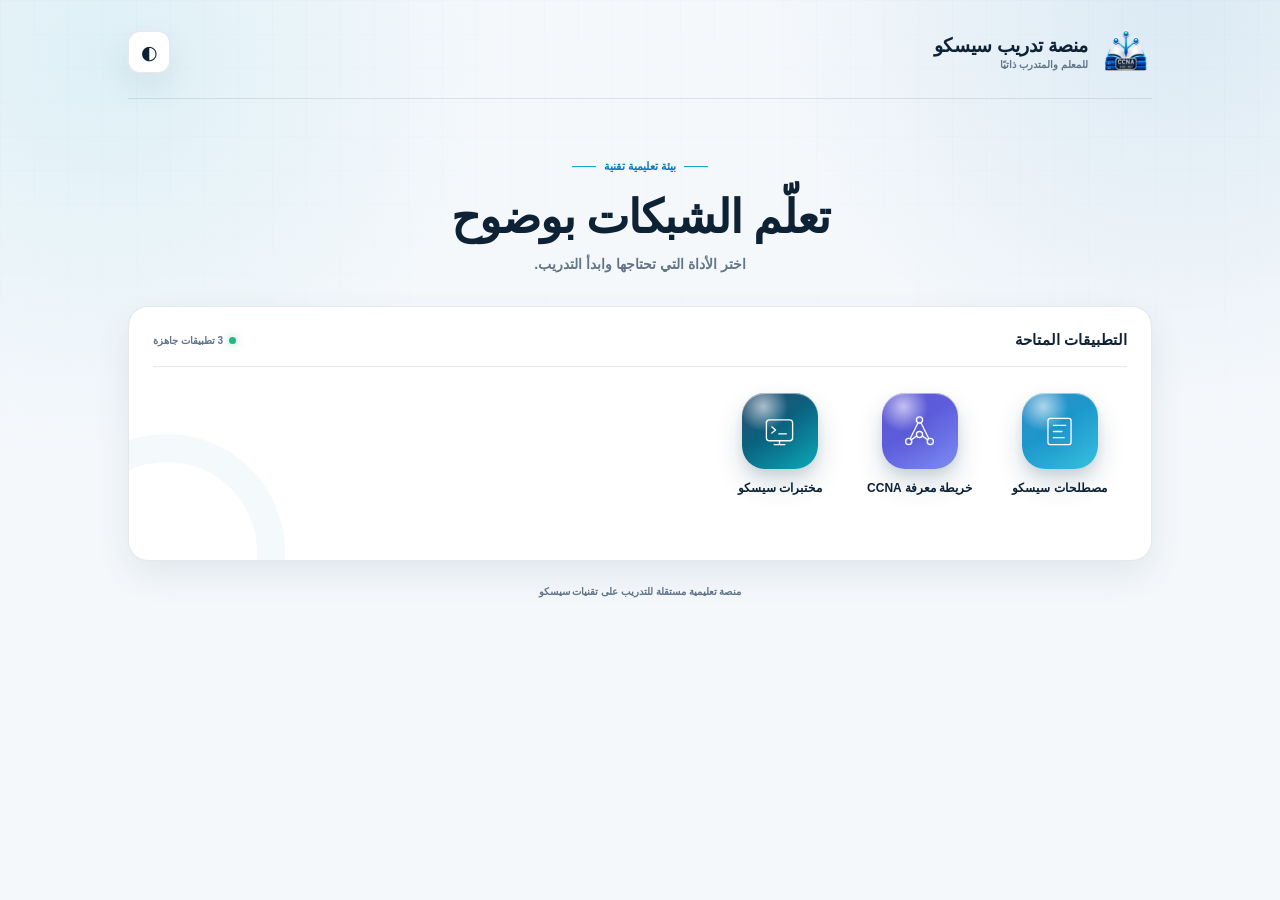
<file: index.html>
<!doctype html>
<html lang="ar" dir="rtl" data-theme="light">
<head>
  <meta charset="utf-8">
  <meta name="viewport" content="width=device-width, initial-scale=1">
  <meta name="theme-color" content="#0878bd">
  <meta name="mobile-web-app-capable" content="yes">
  <meta name="apple-mobile-web-app-capable" content="yes">
  <meta name="apple-mobile-web-app-status-bar-style" content="default">
  <meta name="apple-mobile-web-app-title" content="تدريب سيسكو">
  <meta name="description" content="منصة تدريب سيسكو للمعلم والمتدرب ذاتيًا.">
  <title>منصة تدريب سيسكو</title>
  <link rel="manifest" href="manifest.json">
  <link rel="icon" type="image/png" sizes="192x192" href="icons/icon-192.png">
  <link rel="apple-touch-icon" href="icons/icon-192.png">
  <script>
    (() => {
      try {
        const savedTheme = localStorage.getItem('cisco-training-theme');
        if (savedTheme === 'dark' || savedTheme === 'light') {
          document.documentElement.dataset.theme = savedTheme;
        }
      } catch (_) {}
    })();
  </script>
  <style>
    :root{
      --bg:#f5f8fb;
      --panel:#fff;
      --ink:#0e2235;
      --muted:#627589;
      --border:rgba(14,34,53,.10);
      --brand:#0878bd;
      --cyan:#12a9cb;
      --chip:#edf6fb;
      --shadow:0 14px 34px rgba(20,63,91,.09);
    }
    [data-theme="dark"]{
      --bg:#071522;
      --panel:#0d2030;
      --ink:#edf8ff;
      --muted:#9bb0bf;
      --border:rgba(154,184,204,.18);
      --brand:#39b6f2;
      --cyan:#45d5e9;
      --chip:#102a3c;
      --shadow:0 18px 40px rgba(0,0,0,.28);
    }
    *{box-sizing:border-box}
    html{min-height:100%;scroll-behavior:smooth}
    body{
      min-height:100vh;
      margin:0;
      color:var(--ink);
      background:
        radial-gradient(circle at 8% 6%,rgba(18,169,203,.10),transparent 28%),
        radial-gradient(circle at 92% 0,rgba(8,120,189,.11),transparent 28%),
        var(--bg);
      font-family:"Almarai","Cairo","Segoe UI",Tahoma,Arial,sans-serif;
      -webkit-font-smoothing:antialiased;
    }
    body::before{
      content:"";
      position:fixed;
      inset:0;
      z-index:-1;
      pointer-events:none;
      opacity:.38;
      background-image:
        linear-gradient(rgba(8,120,189,.045) 1px,transparent 1px),
        linear-gradient(90deg,rgba(8,120,189,.045) 1px,transparent 1px);
      background-size:34px 34px;
      mask-image:linear-gradient(to bottom,#000,transparent 72%);
    }
    a{color:inherit;text-decoration:none}
    button{font:inherit}
    .wrap{width:min(1024px,calc(100% - 40px));margin-inline:auto;padding:26px 0 34px}
    header{display:flex;align-items:center;justify-content:space-between;gap:16px;padding-bottom:20px;border-bottom:1px solid var(--border)}
    .brand{display:flex;align-items:center;gap:12px}
    .brand-mark{
      width:52px;height:52px;display:block;
      background:transparent
    }
    .brand-mark img{width:100%;height:100%;display:block;object-fit:contain}
    .brand-title strong{display:block;font-size:19px;font-weight:900;letter-spacing:-.4px}
    .brand-title span{display:block;margin-top:2px;color:var(--muted);font-size:10px;font-weight:700}
    .theme-btn{
      width:42px;height:42px;border:1px solid var(--border);border-radius:12px;
      display:grid;place-items:center;color:var(--ink);background:var(--panel);
      box-shadow:var(--shadow);cursor:pointer;font-size:19px
    }
    .intro{padding:54px 0 34px;text-align:center}
    .tech-label{display:inline-flex;align-items:center;gap:8px;color:var(--brand);font-size:11px;font-weight:900}
    .tech-label::before,.tech-label::after{content:"";width:24px;height:1px;background:var(--cyan)}
    h1{margin:13px 0 8px;font-size:clamp(29px,5vw,46px);line-height:1.35;letter-spacing:-1.2px}
    .intro p{margin:0;color:var(--muted);font-size:14px;font-weight:600}
    .apps-panel{
      position:relative;overflow:hidden;min-height:255px;padding:24px;
      background:var(--panel);border:1px solid var(--border);border-radius:20px;box-shadow:var(--shadow)
    }
    .apps-panel::after{
      content:"";position:absolute;width:180px;height:180px;left:-80px;bottom:-110px;
      border:28px solid rgba(8,120,189,.045);border-radius:50%;pointer-events:none
    }
    .panel-head{display:flex;align-items:center;justify-content:space-between;gap:15px;padding-bottom:17px;border-bottom:1px solid var(--border)}
    .panel-head h2{margin:0;font-size:15px;font-weight:900}
    .panel-head span{display:inline-flex;align-items:center;gap:6px;color:var(--muted);font-size:10px;font-weight:800}
    .panel-head span::before{content:"";width:7px;height:7px;border-radius:50%;background:#20b981;box-shadow:0 0 8px rgba(32,185,129,.55)}
    .apps-grid{display:grid;grid-template-columns:repeat(auto-fill,minmax(110px,1fr));gap:25px;padding:26px 10px 12px;align-items:start}
    .app{min-width:0;display:flex;flex-direction:column;align-items:center;gap:10px;text-align:center;color:var(--ink)}
    .app-icon{
      width:76px;height:76px;border-radius:23px;display:grid;place-items:center;position:relative;overflow:hidden;
      box-shadow:inset 0 1px 0 rgba(255,255,255,.5),0 14px 26px rgba(8,54,82,.18),0 4px 9px rgba(8,54,82,.08);
      transition:transform .16s ease,box-shadow .16s ease
    }
    .app-icon::before{content:"";position:absolute;inset:0;background:radial-gradient(circle at 28% 18%,rgba(255,255,255,.62),transparent 30%),linear-gradient(145deg,rgba(255,255,255,.18),transparent 44%)}
    .app-icon svg{position:relative;z-index:1;width:37px;height:37px;fill:none;stroke:#fff;stroke-width:1.7;stroke-linecap:round;stroke-linejoin:round;filter:drop-shadow(0 4px 6px rgba(0,0,0,.17))}
    .terms-icon{background:linear-gradient(145deg,#0878bd,#37c0df)}
    .map-icon{background:linear-gradient(145deg,#4338ca,#7d8cf3)}
    .labs-icon{background:linear-gradient(145deg,#082b53,#0da8b8)}
    .app-name{max-width:110px;font-size:12px;line-height:1.55;font-weight:900}
    .app:hover .app-icon{transform:translateY(-5px) scale(1.045);box-shadow:inset 0 1px 0 rgba(255,255,255,.62),0 19px 34px rgba(8,54,82,.22),0 5px 11px rgba(8,54,82,.10)}
    .app:active .app-icon{transform:translateY(-1px) scale(.98)}
    .app:focus-visible{outline:2px solid color-mix(in srgb,var(--brand) 55%,transparent);outline-offset:7px;border-radius:18px}
    footer{padding-top:25px;text-align:center;color:var(--muted);font-size:10px;font-weight:700}
    @media(max-width:520px){
      .wrap{width:min(100% - 24px,1024px);padding-top:16px}
      header{padding-bottom:15px}.brand-mark{width:46px;height:46px;border-radius:14px}.brand-title strong{font-size:16px}.brand-title span{font-size:9px}
      .intro{padding:38px 0 26px}.intro p{font-size:12px;line-height:1.8}h1{font-size:32px}
      .apps-panel{min-height:225px;padding:17px 12px;border-radius:18px}
      .apps-grid{grid-template-columns:repeat(4,1fr);gap:16px 8px;padding:24px 0 9px}
      .app-icon{width:60px;height:60px;border-radius:19px}.app-icon svg{width:29px;height:29px}.app-name{max-width:74px;font-size:10.5px}
    }
    @media(max-width:350px){.apps-grid{grid-template-columns:repeat(3,1fr)}}
    @media(prefers-reduced-motion:reduce){*{scroll-behavior:auto!important;transition:none!important}}
  </style>
</head>
<body>
  <div class="wrap">
    <header>
      <a class="brand" href="#" aria-label="الصفحة الرئيسية">
        <span class="brand-mark" aria-hidden="true"><img src="icons/logo-transparent.png" alt=""></span>
        <span class="brand-title"><strong>منصة تدريب سيسكو</strong><span>للمعلم والمتدرب ذاتيًا</span></span>
      </a>
      <button class="theme-btn" id="themeButton" type="button" aria-label="تفعيل الوضع الداكن" title="تغيير المظهر">◐</button>
    </header>

    <main>
      <section class="intro" aria-labelledby="pageTitle">
        <span class="tech-label">بيئة تعليمية تقنية</span>
        <h1 id="pageTitle">تعلّم الشبكات بوضوح</h1>
        <p>اختر الأداة التي تحتاجها وابدأ التدريب.</p>
      </section>

      <section class="apps-panel" aria-labelledby="appsTitle">
        <div class="panel-head"><h2 id="appsTitle">التطبيقات المتاحة</h2><span>3 تطبيقات جاهزة</span></div>
        <div class="apps-grid">
          <a class="app" href="CiscoTerms/index.html">
            <span class="app-icon terms-icon" aria-hidden="true">
              <svg viewBox="0 0 48 48"><path d="M12 7h24a3 3 0 0 1 3 3v28a3 3 0 0 1-3 3H12a3 3 0 0 1-3-3V10a3 3 0 0 1 3-3Z"/><path d="M16 16h16M16 24h11M16 32h14"/></svg>
            </span>
            <span class="app-name">مصطلحات سيسكو</span>
          </a>

          <a class="app" href="CCNAKnowledgeMap/index.html">
            <span class="app-icon map-icon" aria-hidden="true">
              <svg viewBox="0 0 48 48"><circle cx="24" cy="9" r="4"/><circle cx="10" cy="37" r="4"/><circle cx="38" cy="37" r="4"/><circle cx="24" cy="28" r="4"/><path d="m22 13-10 20m14-20 10 20M13 35l7-5m15 5-7-5"/></svg>
            </span>
            <span class="app-name">خريطة معرفة CCNA</span>
          </a>

          <a class="app" href="CISCOLabs/index.html">
            <span class="app-icon labs-icon" aria-hidden="true">
              <svg viewBox="0 0 48 48"><rect x="7" y="9" width="34" height="27" rx="4"/><path d="m14 18 5 4-5 4m9 1h10M17 41h14M24 36v5"/></svg>
            </span>
            <span class="app-name">مختبرات سيسكو</span>
          </a>
        </div>
      </section>
    </main>

    <footer>منصة تعليمية مستقلة للتدريب على تقنيات سيسكو</footer>
  </div>

  <script>
    (() => {
      const root = document.documentElement;
      const button = document.getElementById('themeButton');
      const themeKey = 'cisco-training-theme';

      const syncThemeButton = () => {
        const dark = root.dataset.theme === 'dark';
        button.textContent = dark ? '☀' : '◐';
        button.setAttribute('aria-label', dark ? 'تفعيل الوضع الفاتح' : 'تفعيل الوضع الداكن');
      };

      syncThemeButton();

      button.addEventListener('click', () => {
        const dark = root.dataset.theme !== 'dark';
        root.dataset.theme = dark ? 'dark' : 'light';
        try {
          localStorage.setItem(themeKey, root.dataset.theme);
        } catch (_) {}
        syncThemeButton();
      });
    })();
  </script>
</body>
</html>
</file>
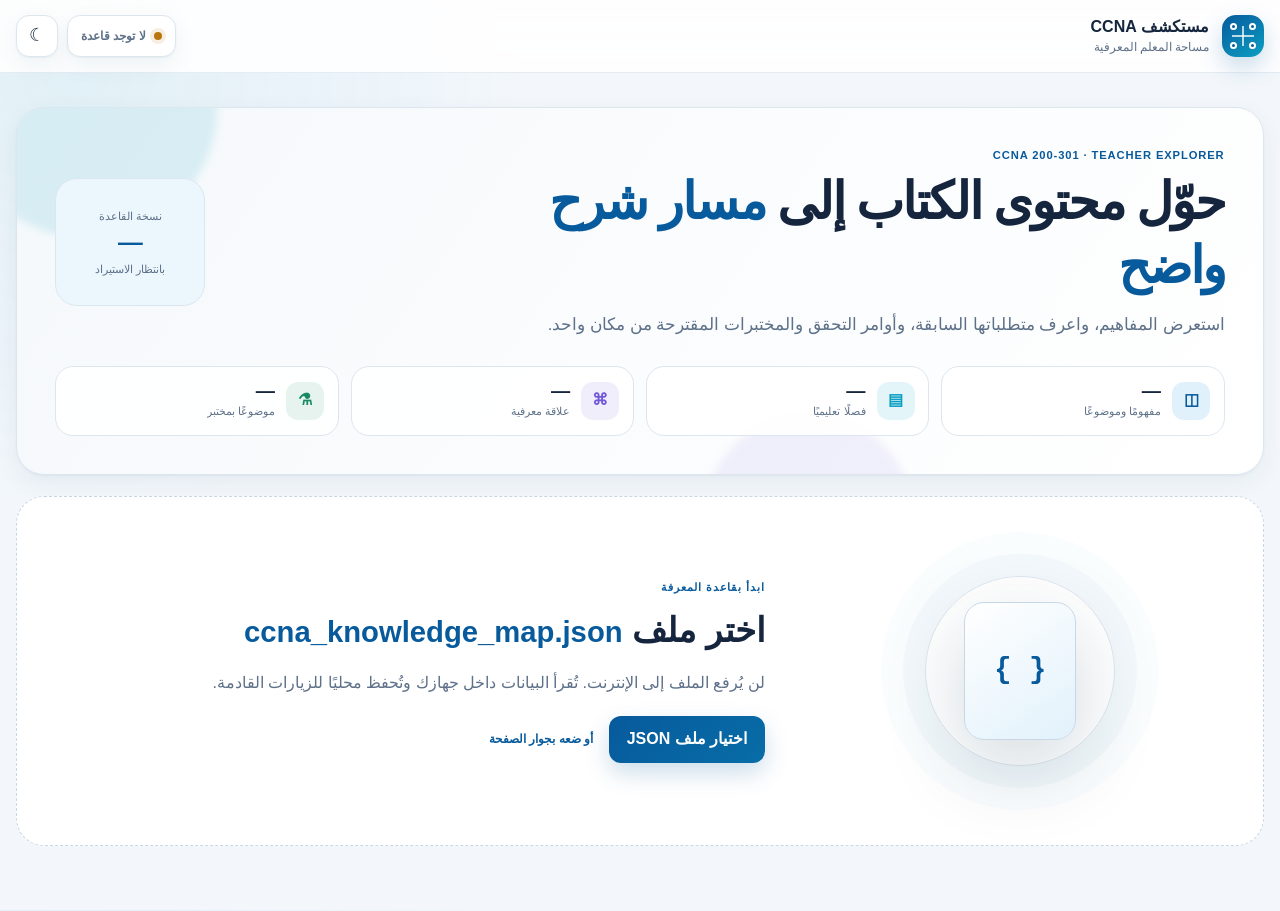
<file: CCNAKnowledgeMap/index.html>
<!doctype html>
<html lang="ar" dir="rtl" data-theme="light">
  <head>
    <meta charset="utf-8" />
    <meta name="viewport" content="width=device-width, initial-scale=1" />
    <meta
      name="description"
      content="مستكشف عربي لمفاهيم CCNA ومراجعها وعلاقاتها ومختبراتها."
    />
    <meta name="theme-color" content="#075a9c" />
    <title>مستكشف CCNA للمعلم</title>
    <link rel="stylesheet" href="assets/style.css" />
  </head>
  <body>
    <a class="skip-link" href="#mainContent">انتقل إلى المحتوى</a>

    <header class="topbar">
      <div class="topbar__inner">
        <a class="brand" href="#" aria-label="الصفحة الرئيسية">
          <span class="brand__mark" aria-hidden="true">
            <span></span><span></span><span></span><span></span>
          </span>
          <span class="brand__copy">
            <strong>مستكشف CCNA</strong>
            <small>مساحة المعلم المعرفية</small>
          </span>
        </a>

        <div class="topbar__actions">
          <button
            class="status-button"
            id="databaseButton"
            type="button"
            aria-label="إدارة قاعدة البيانات"
          >
            <span class="status-dot" id="dataStatusDot" aria-hidden="true"></span>
            <span id="dataStatusText">لا توجد قاعدة</span>
          </button>
          <button
            class="icon-button"
            id="themeButton"
            type="button"
            aria-label="تفعيل الوضع الداكن"
            title="تبديل المظهر"
          >
            <span aria-hidden="true" id="themeIcon">☾</span>
          </button>
        </div>
      </div>
    </header>

    <main id="mainContent">
      <section class="hero" aria-labelledby="heroTitle">
        <div class="hero__glow hero__glow--one"></div>
        <div class="hero__glow hero__glow--two"></div>
        <div class="hero__content">
          <div>
            <p class="eyebrow">CCNA 200-301 · TEACHER EXPLORER</p>
            <h1 id="heroTitle">
              حوّل محتوى الكتاب إلى
              <span>مسار شرح واضح</span>
            </h1>
            <p class="hero__lead">
              استعرض المفاهيم، واعرف متطلباتها السابقة، وأوامر التحقق
              والمختبرات المقترحة من مكان واحد.
            </p>
          </div>
          <div class="hero__badge" aria-label="إصدار قاعدة البيانات">
            <span>نسخة القاعدة</span>
            <strong id="datasetVersion">—</strong>
            <small id="datasetReviewState">بانتظار الاستيراد</small>
          </div>
        </div>

        <div class="stats-grid" aria-label="ملخص قاعدة المعرفة">
          <article class="stat-card">
            <span class="stat-card__icon stat-card__icon--blue" aria-hidden="true">◫</span>
            <div>
              <strong id="topicsStat">—</strong>
              <span>مفهومًا وموضوعًا</span>
            </div>
          </article>
          <article class="stat-card">
            <span class="stat-card__icon stat-card__icon--cyan" aria-hidden="true">▤</span>
            <div>
              <strong id="chaptersStat">—</strong>
              <span>فصلًا تعليميًا</span>
            </div>
          </article>
          <article class="stat-card">
            <span class="stat-card__icon stat-card__icon--violet" aria-hidden="true">⌘</span>
            <div>
              <strong id="relationsStat">—</strong>
              <span>علاقة معرفية</span>
            </div>
          </article>
          <article class="stat-card">
            <span class="stat-card__icon stat-card__icon--green" aria-hidden="true">⚗</span>
            <div>
              <strong id="labsStat">—</strong>
              <span>موضوعًا بمختبر</span>
            </div>
          </article>
        </div>
      </section>

      <section class="empty-database" id="emptyDatabase" aria-live="polite">
        <div class="empty-database__visual" aria-hidden="true">
          <span class="empty-database__ring"></span>
          <span class="empty-database__file">{ }</span>
        </div>
        <div class="empty-database__copy">
          <p class="eyebrow">ابدأ بقاعدة المعرفة</p>
          <h2>اختر ملف <span dir="ltr">ccna_knowledge_map.json</span></h2>
          <p>
            لن يُرفع الملف إلى الإنترنت. تُقرأ البيانات داخل جهازك وتُحفظ
            محليًا للزيارات القادمة.
          </p>
          <div class="button-row">
            <button class="primary-button" id="emptyImportButton" type="button">
              اختيار ملف JSON
            </button>
            <button class="text-button" id="showPlacementHelp" type="button">
              أو ضعه بجوار الصفحة
            </button>
          </div>
        </div>
      </section>

      <section class="workspace is-hidden" id="workspace" aria-label="مستكشف المفاهيم">
        <button
          class="mobile-filter-button"
          id="mobileFilterButton"
          type="button"
          aria-expanded="false"
          aria-controls="filterPanel"
        >
          الفلاتر والبحث
          <span id="activeFilterCount">0</span>
        </button>

        <aside class="filter-panel" id="filterPanel" aria-label="خيارات التصفية">
          <div class="filter-panel__heading">
            <div>
              <p class="eyebrow">تخصيص العرض</p>
              <h2>البحث والفلاتر</h2>
            </div>
            <button class="text-button" id="resetFiltersButton" type="button">
              إعادة ضبط
            </button>
          </div>

          <label class="field field--search">
            <span>ابحث في القاعدة</span>
            <div class="search-box">
              <span aria-hidden="true">⌕</span>
              <input
                id="searchInput"
                type="search"
                placeholder="VLAN، OSPF، التوجيه..."
                autocomplete="off"
              />
              <kbd>Ctrl K</kbd>
            </div>
          </label>

          <div class="field-grid">
            <label class="field">
              <span>المجلد</span>
              <select id="volumeFilter">
                <option value="">الكتابان</option>
                <option value="1">المجلد الأول</option>
                <option value="2">المجلد الثاني</option>
              </select>
            </label>
            <label class="field">
              <span>الجزء</span>
              <select id="domainFilter">
                <option value="">جميع الأجزاء</option>
              </select>
            </label>
            <label class="field field--wide">
              <span>الفصل</span>
              <select id="chapterFilter">
                <option value="">جميع الفصول</option>
              </select>
            </label>
            <label class="field">
              <span>نوع الموضوع</span>
              <select id="typeFilter">
                <option value="">جميع الأنواع</option>
                <option value="OVERVIEW">مدخل فصل</option>
                <option value="CONCEPTUAL">مفهوم نظري</option>
                <option value="PROCEDURAL">إجراء عملي</option>
                <option value="DIAGNOSTIC">تشخيص</option>
                <option value="REPRESENTATIONAL">تمثيل وقراءة</option>
              </select>
            </label>
            <label class="field">
              <span>مستوى الصعوبة</span>
              <select id="difficultyFilter">
                <option value="">كل المستويات</option>
                <option value="FOUNDATIONAL">تأسيسي</option>
                <option value="INTERMEDIATE">متوسط</option>
                <option value="ADVANCED">متقدم</option>
              </select>
            </label>
            <label class="field">
              <span>مخطط الاختبار</span>
              <select id="examFilter">
                <option value="">دون تقييد</option>
                <option value="v1.1">CCNA v1.1</option>
                <option value="v2.0">CCNA v2.0</option>
              </select>
            </label>
            <label class="field">
              <span>الترتيب</span>
              <select id="sortFilter">
                <option value="study">تسلسل الكتاب</option>
                <option value="title">العنوان</option>
                <option value="difficulty">الصعوبة</option>
              </select>
            </label>
          </div>

          <fieldset class="quick-filters">
            <legend>فلاتر سريعة</legend>
            <label class="check-chip">
              <input id="labOnlyFilter" type="checkbox" />
              <span>مختبرات فقط</span>
            </label>
            <label class="check-chip">
              <input id="commandsOnlyFilter" type="checkbox" />
              <span>بها أوامر</span>
            </label>
            <label class="check-chip">
              <input id="favoritesOnlyFilter" type="checkbox" />
              <span>المفضلة</span>
            </label>
            <label class="check-chip">
              <input id="unreviewedOnlyFilter" type="checkbox" />
              <span>غير المراجعة</span>
            </label>
          </fieldset>

          <div class="review-progress">
            <div class="review-progress__copy">
              <span>تقدم المراجعة</span>
              <strong id="reviewProgressText">0 من 0</strong>
            </div>
            <div
              class="progress-track"
              role="progressbar"
              aria-label="تقدم مراجعة المفاهيم"
              aria-valuemin="0"
              aria-valuemax="100"
              aria-valuenow="0"
              id="reviewProgressTrack"
            >
              <span id="reviewProgressBar"></span>
            </div>
          </div>
        </aside>

        <section class="results-panel" aria-label="نتائج الاستكشاف">
          <div class="view-tabs" role="tablist" aria-label="طريقة عرض البيانات">
            <button
              class="view-tab is-active"
              id="topicsTab"
              type="button"
              role="tab"
              aria-selected="true"
              aria-controls="topicsView"
              data-view="topics"
            >
              المفاهيم
            </button>
            <button
              class="view-tab"
              id="coverageTab"
              type="button"
              role="tab"
              aria-selected="false"
              aria-controls="coverageView"
              data-view="coverage"
            >
              تغطية الاختبار
            </button>
          </div>

          <div id="topicsView" role="tabpanel" aria-labelledby="topicsTab">
            <div class="results-toolbar">
              <div>
                <p class="eyebrow">نتائج مطابقة</p>
                <h2><span id="resultsCount">0</span> موضوع</h2>
              </div>
              <p id="resultsSummary">ابدأ بالبحث أو اختر أحد الفصول</p>
            </div>

            <div class="active-filters is-hidden" id="activeFilters"></div>

            <div class="topic-grid" id="topicGrid"></div>

            <div class="no-results is-hidden" id="noResults">
              <span aria-hidden="true">⌕</span>
              <h3>لا توجد نتائج مطابقة</h3>
              <p>جرّب كلمة أخرى أو أعد ضبط الفلاتر.</p>
            </div>

            <nav class="pagination" id="pagination" aria-label="صفحات النتائج">
              <button id="previousPageButton" type="button">السابق</button>
              <div id="pageNumbers"></div>
              <button id="nextPageButton" type="button">التالي</button>
            </nav>
          </div>

          <div
            class="is-hidden"
            id="coverageView"
            role="tabpanel"
            aria-labelledby="coverageTab"
          >
            <div class="coverage-toolbar">
              <div>
                <p class="eyebrow">مطابقة الكتاب مع المنهج</p>
                <h2>تغطية أهداف الاختبار</h2>
              </div>
              <label class="compact-select">
                <span>الإصدار</span>
                <select id="coverageVersionSelect">
                  <option value="v1.1">CCNA v1.1</option>
                  <option value="v2.0">CCNA v2.0</option>
                </select>
              </label>
            </div>
            <div class="coverage-summary" id="coverageSummary"></div>
            <div class="coverage-list" id="coverageList"></div>
          </div>
        </section>
      </section>
    </main>

    <button class="back-to-top" id="backToTopButton" type="button" aria-label="العودة إلى الأعلى">
      ↑
    </button>

    <dialog class="topic-dialog" id="topicDialog">
      <div class="dialog-shell">
        <div class="dialog-topbar">
          <button class="dialog-close" id="closeTopicDialog" type="button" aria-label="إغلاق">
            ×
          </button>
          <div class="dialog-actions">
            <button class="soft-button" id="dialogFavoriteButton" type="button">
              ☆ إضافة للمفضلة
            </button>
            <button class="soft-button" id="dialogReviewButton" type="button">
              ✓ تعليم كمراجع
            </button>
          </div>
        </div>
        <article id="topicDialogContent"></article>
      </div>
    </dialog>

    <dialog class="database-dialog" id="databaseDialog">
      <div class="database-dialog__content">
        <button class="dialog-close" id="closeDatabaseDialog" type="button" aria-label="إغلاق">
          ×
        </button>
        <div class="database-dialog__icon" aria-hidden="true">{ }</div>
        <p class="eyebrow">إدارة البيانات</p>
        <h2>قاعدة معرفة CCNA</h2>
        <p id="databaseDialogDescription">
          اختر ملف JSON المحفوظ لديك. ستبقى البيانات داخل هذا المتصفح.
        </p>
        <div class="database-meta is-hidden" id="databaseMeta"></div>
        <div class="button-stack">
          <button class="primary-button" id="dialogImportButton" type="button">
            اختيار قاعدة البيانات
          </button>
          <button class="danger-button is-hidden" id="removeDatabaseButton" type="button">
            إزالة النسخة المحلية
          </button>
        </div>
        <div class="placement-help is-hidden" id="placementHelp">
          <strong>للتشغيل التلقائي على الخادم</strong>
          <p>
            ضع الملف باسم
            <code dir="ltr">data/ccna_knowledge_map.json</code>
            داخل مجلد الصفحة.
          </p>
        </div>
      </div>
    </dialog>

    <input
      class="visually-hidden"
      id="databaseFileInput"
      type="file"
      accept=".json,application/json"
    />
    <div class="toast" id="toast" role="status" aria-live="polite"></div>

    <script src="assets/app.js" defer></script>
  </body>
</html>
</file>
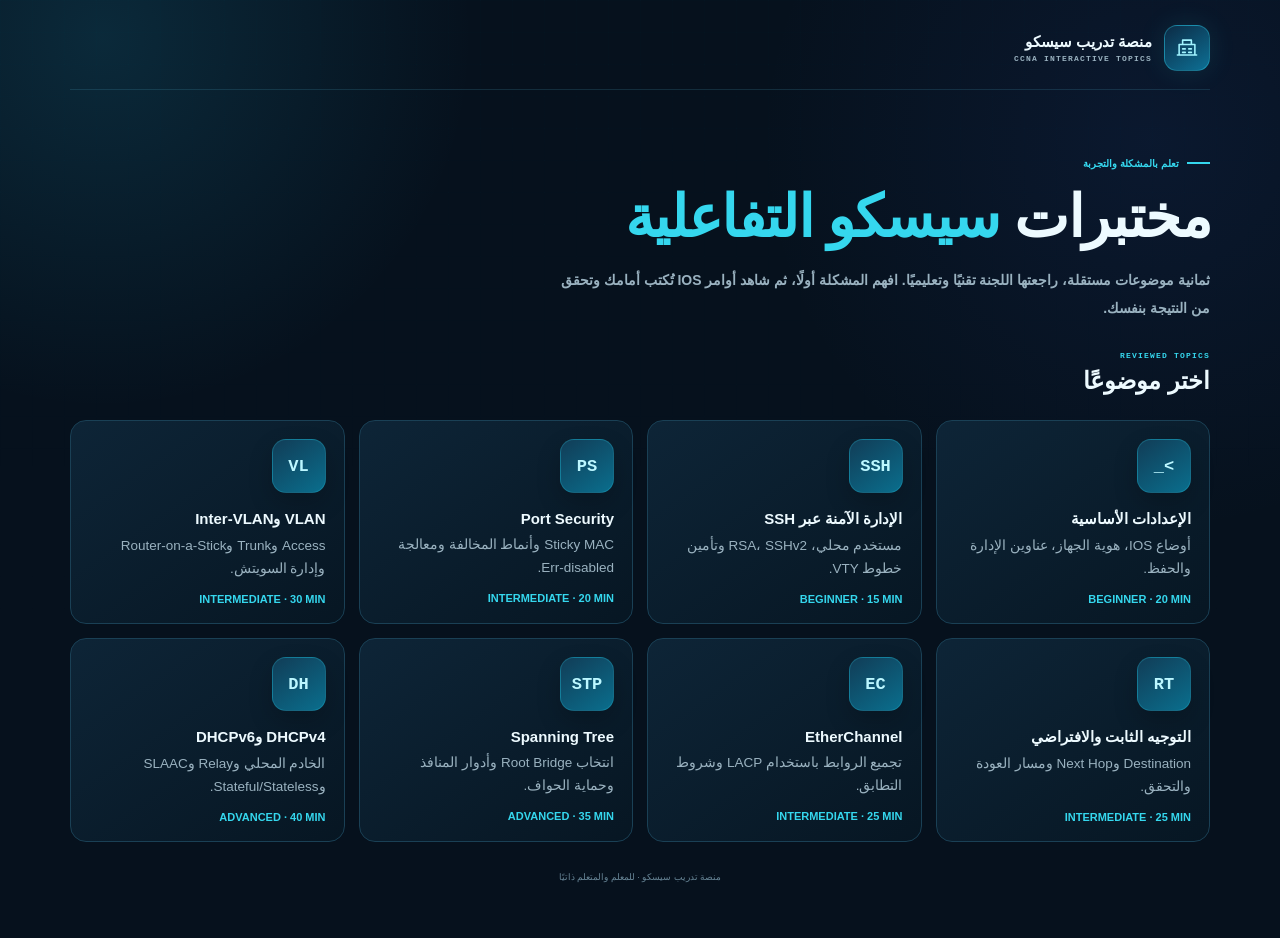
<file: CISCOLabs/index.html>
<!doctype html><html lang="ar" dir="rtl"><head><meta charset="utf-8"><meta name="viewport" content="width=device-width,initial-scale=1"><meta name="theme-color" content="#06111d"><title>مختبرات منصة تدريب سيسكو</title><link rel="stylesheet" href="assets/style.css"></head><body><div class="shell"><header class="topbar"><div class="brand"><span class="brand-mark"><svg viewBox="0 0 32 32" aria-hidden="true"><path d="M5 24h22M7 24V12h18v12M11 12V7h10v5M11 17h3m4 0h3m-10 4h3m4 0h3"/></svg></span><span><strong>منصة تدريب سيسكو</strong><small>CCNA INTERACTIVE TOPICS</small></span></div></header><main><section class="launcher-hero"><span class="kicker">تعلم بالمشكلة والتجربة</span><h1>مختبرات <span style="color:var(--cyan)">سيسكو التفاعلية</span></h1><p class="lead">ثمانية موضوعات مستقلة، راجعتها اللجنة تقنيًا وتعليميًا. افهم المشكلة أولًا، ثم شاهد أوامر IOS تُكتب أمامك وتحقق من النتيجة بنفسك.</p></section><section><div class="section-head"><div><div class="section-label">REVIEWED TOPICS</div><h2>اختر موضوعًا</h2></div></div><div class="topic-grid">
<a class="topic-card" href="topics/basic-configuration/index.html"><div class="app-icon">&gt;_</div><h2>الإعدادات الأساسية</h2><p>أوضاع IOS، هوية الجهاز، عناوين الإدارة والحفظ.</p><small>BEGINNER · 20 MIN</small></a>
<a class="topic-card" href="topics/ssh/index.html"><div class="app-icon">SSH</div><h2>الإدارة الآمنة عبر SSH</h2><p>مستخدم محلي، RSA، SSHv2 وتأمين خطوط VTY.</p><small>BEGINNER · 15 MIN</small></a>
<a class="topic-card" href="topics/port-security/index.html"><div class="app-icon">PS</div><h2>Port Security</h2><p>Sticky MAC وأنماط المخالفة ومعالجة Err-disabled.</p><small>INTERMEDIATE · 20 MIN</small></a>
<a class="topic-card" href="topics/vlan/index.html"><div class="app-icon">VL</div><h2>VLAN وInter-VLAN</h2><p>Access وTrunk وRouter-on-a-Stick وإدارة السويتش.</p><small>INTERMEDIATE · 30 MIN</small></a>
<a class="topic-card" href="topics/static-routing/index.html"><div class="app-icon">RT</div><h2>التوجيه الثابت والافتراضي</h2><p>Destination وNext Hop ومسار العودة والتحقق.</p><small>INTERMEDIATE · 25 MIN</small></a>
<a class="topic-card" href="topics/etherchannel/index.html"><div class="app-icon">EC</div><h2>EtherChannel</h2><p>تجميع الروابط باستخدام LACP وشروط التطابق.</p><small>INTERMEDIATE · 25 MIN</small></a>
<a class="topic-card" href="topics/stp/index.html"><div class="app-icon">STP</div><h2>Spanning Tree</h2><p>انتخاب Root Bridge وأدوار المنافذ وحماية الحواف.</p><small>ADVANCED · 35 MIN</small></a>
<a class="topic-card" href="topics/dhcp/index.html"><div class="app-icon">DH</div><h2>DHCPv4 وDHCPv6</h2><p>الخادم المحلي وRelay وSLAAC وStateful/Stateless.</p><small>ADVANCED · 40 MIN</small></a>
</div></section></main><footer class="footer">منصة تدريب سيسكو · للمعلم والمتعلم ذاتيًا</footer></div></body></html>
</file>
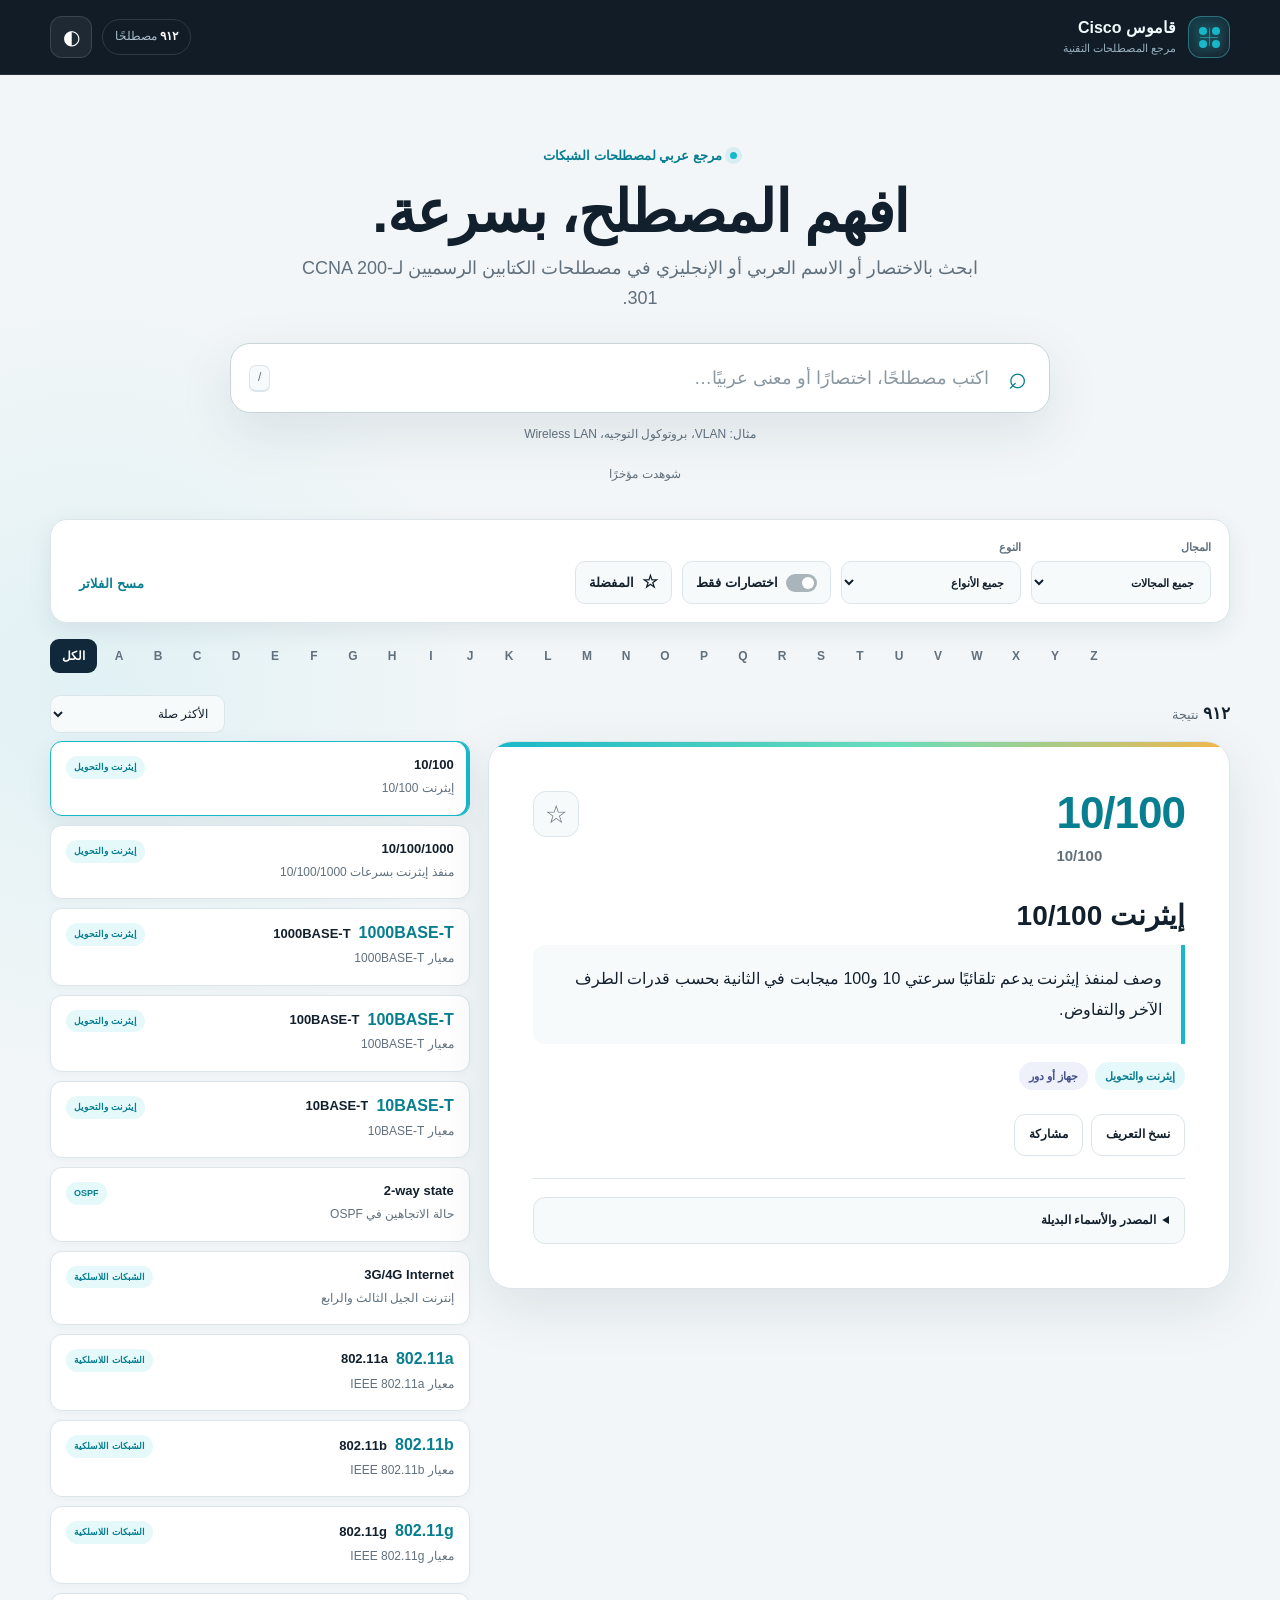
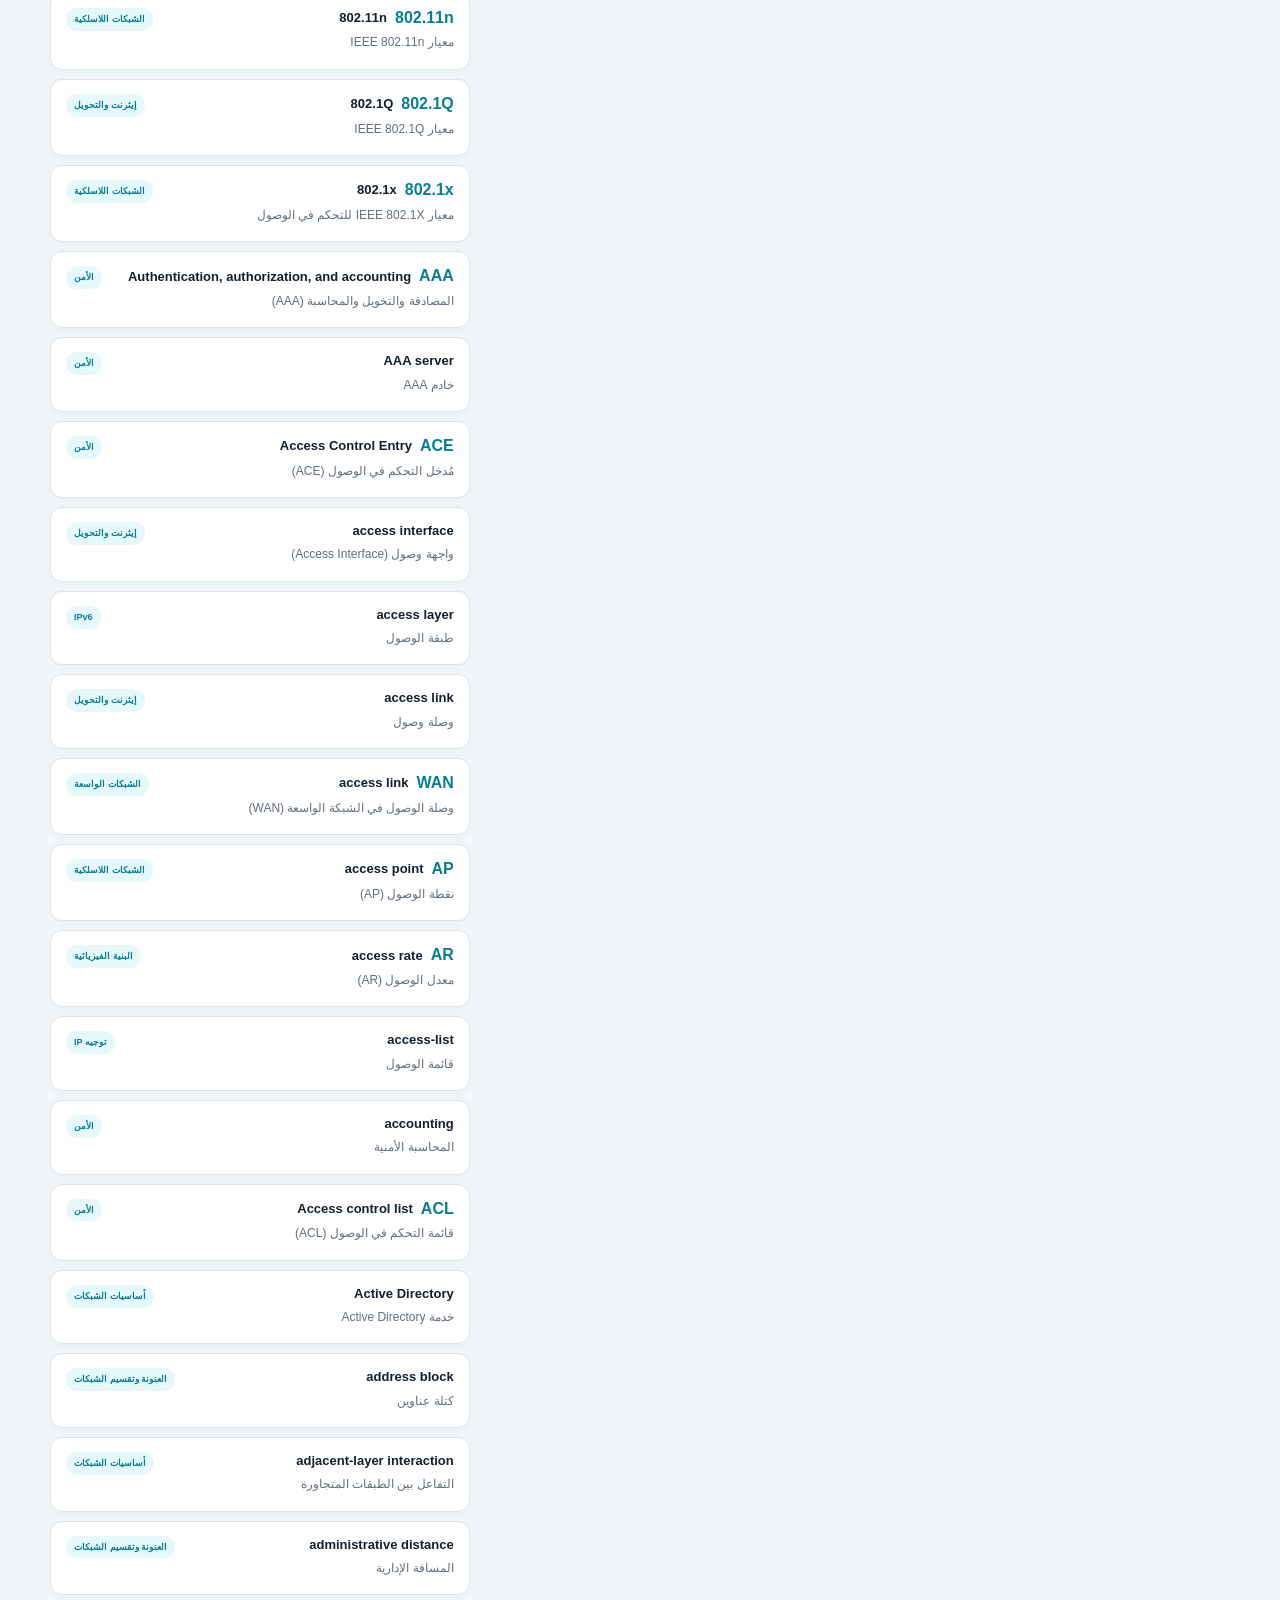
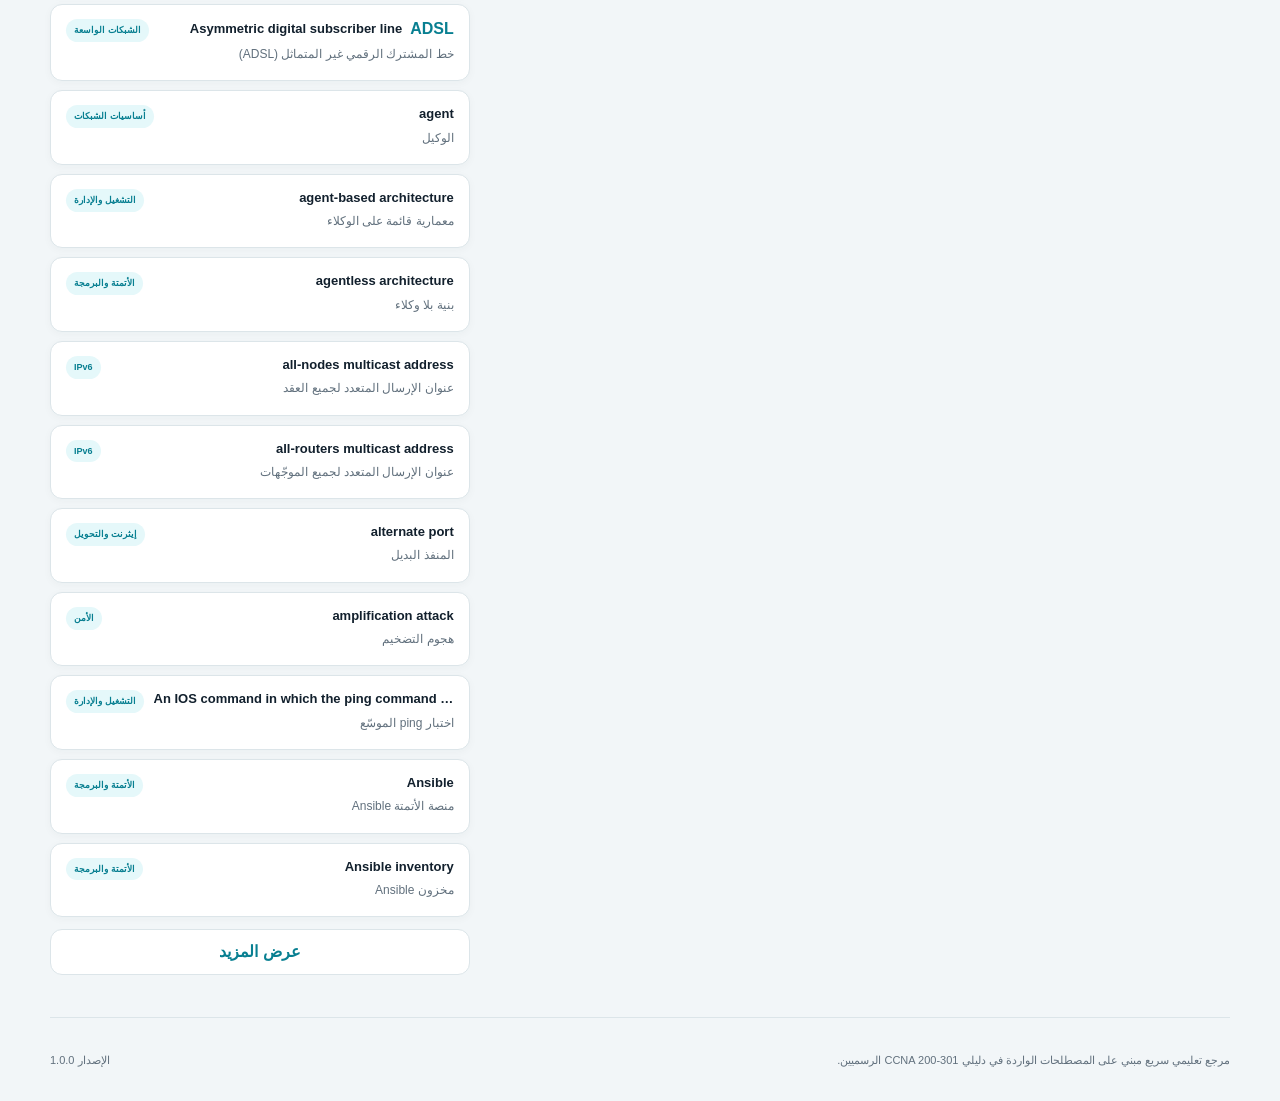
<file: CiscoTerms/index.html>
<!doctype html>
<html lang="ar" dir="rtl">
  <head>
    <meta charset="UTF-8" />
    <meta name="viewport" content="width=device-width, initial-scale=1.0" />
    <meta name="theme-color" content="#08131f" />
    <meta name="description" content="قاموس عربي سريع لمصطلحات Cisco CCNA المستخرجة من المجلدين الرسميين." />
    <title>قاموس مصطلحات Cisco</title>
    <link rel="stylesheet" href="assets/css/style.css" />
  </head>
  <body>
    <a class="skip-link" href="#searchInput">انتقل إلى البحث</a>

    <header class="topbar">
      <div class="shell topbar__inner">
        <a class="brand" href="#" aria-label="العودة إلى بداية القاموس">
          <span class="brand__mark" aria-hidden="true"><i></i><i></i><i></i><i></i></span>
          <span class="brand__copy">
            <strong>قاموس Cisco</strong>
            <small>مرجع المصطلحات التقنية</small>
          </span>
        </a>

        <div class="topbar__actions">
          <span class="count-pill"><b id="totalTerms">912</b> مصطلحًا</span>
          <button class="icon-button" id="themeToggle" type="button" aria-label="تبديل المظهر" title="تبديل المظهر">
            <span class="theme-icon" aria-hidden="true">◐</span>
          </button>
        </div>
      </div>
    </header>

    <main>
      <section class="hero shell" aria-labelledby="pageTitle">
        <div class="hero__eyebrow"><span></span> مرجع عربي لمصطلحات الشبكات</div>
        <h1 id="pageTitle">افهم المصطلح، بسرعة.</h1>
        <p>ابحث بالاختصار أو الاسم العربي أو الإنجليزي في مصطلحات الكتابين الرسميين لـCCNA 200-301.</p>

        <div class="search-card">
          <label class="sr-only" for="searchInput">ابحث في المصطلحات</label>
          <span class="search-card__icon" aria-hidden="true">⌕</span>
          <input
            id="searchInput"
            type="search"
            inputmode="search"
            autocomplete="off"
            placeholder="اكتب مصطلحًا، اختصارًا أو معنى عربيًا…"
            aria-describedby="searchHint"
          />
          <kbd class="search-card__key" aria-hidden="true">/</kbd>
          <button id="clearSearch" class="search-card__clear" type="button" aria-label="مسح البحث">×</button>
        </div>
        <p id="searchHint" class="search-hint">مثال: VLAN، بروتوكول التوجيه، Wireless LAN</p>

        <div class="recent" id="recentWrap" hidden>
          <span>شوهدت مؤخرًا</span>
          <div id="recentTerms" class="recent__list"></div>
        </div>
      </section>

      <section class="workspace shell" aria-label="نتائج قاموس المصطلحات">
        <div class="filterbar">
          <div class="filterbar__group">
            <label class="select-field">
              <span>المجال</span>
              <select id="categoryFilter">
                <option value="">جميع المجالات</option>
              </select>
            </label>

            <label class="select-field">
              <span>النوع</span>
              <select id="typeFilter">
                <option value="">جميع الأنواع</option>
              </select>
            </label>

            <label class="toggle-field">
              <input id="abbreviationOnly" type="checkbox" />
              <span aria-hidden="true"></span>
              اختصارات فقط
            </label>

            <button id="favoritesFilter" class="filter-button" type="button" aria-pressed="false">
              <span aria-hidden="true">☆</span> المفضلة
            </button>
          </div>

          <button id="resetFilters" class="reset-button" type="button">مسح الفلاتر</button>
        </div>

        <div class="alphabet" id="alphabetFilter" aria-label="التصفية حسب الحرف الإنجليزي"></div>

        <div class="results-meta">
          <p id="resultAnnouncement" aria-live="polite"><strong id="resultCount">0</strong> نتيجة</p>
          <label>
            <span class="sr-only">ترتيب النتائج</span>
            <select id="sortSelect" class="sort-select">
              <option value="relevance">الأكثر صلة</option>
              <option value="en">أبجديًا بالإنجليزية</option>
              <option value="ar">أبجديًا بالعربية</option>
            </select>
          </label>
        </div>

        <div class="dictionary-layout">
          <section class="results-panel" aria-label="قائمة المصطلحات">
            <div id="resultsList" class="results-list" role="listbox" aria-label="نتائج البحث"></div>
            <div id="emptyState" class="empty-state" hidden>
              <span aria-hidden="true">⌕</span>
              <h2>لم نجد هذا المصطلح</h2>
              <p>جرّب كتابة الاختصار أو جزءًا من الاسم، أو امسح الفلاتر.</p>
              <button id="emptyReset" type="button">عرض جميع المصطلحات</button>
            </div>
            <button id="loadMore" class="load-more" type="button">عرض المزيد</button>
          </section>

          <aside id="detailPanel" class="detail-panel" aria-label="تفاصيل المصطلح" aria-live="polite">
            <button id="closeDetails" class="detail-panel__close" type="button" aria-label="إغلاق التفاصيل">×</button>
            <div id="detailContent" class="detail-content"></div>
          </aside>
        </div>
      </section>
    </main>

    <div id="mobileBackdrop" class="mobile-backdrop" hidden></div>
    <div id="toast" class="toast" role="status" aria-live="polite"></div>

    <footer class="footer shell">
      <p>مرجع تعليمي سريع مبني على المصطلحات الواردة في دليلي CCNA 200-301 الرسميين.</p>
      <span>الإصدار 1.0.0</span>
    </footer>

    <script src="data/cisco_terms.js"></script>
    <script src="assets/js/app.js"></script>
  </body>
</html>
</file>
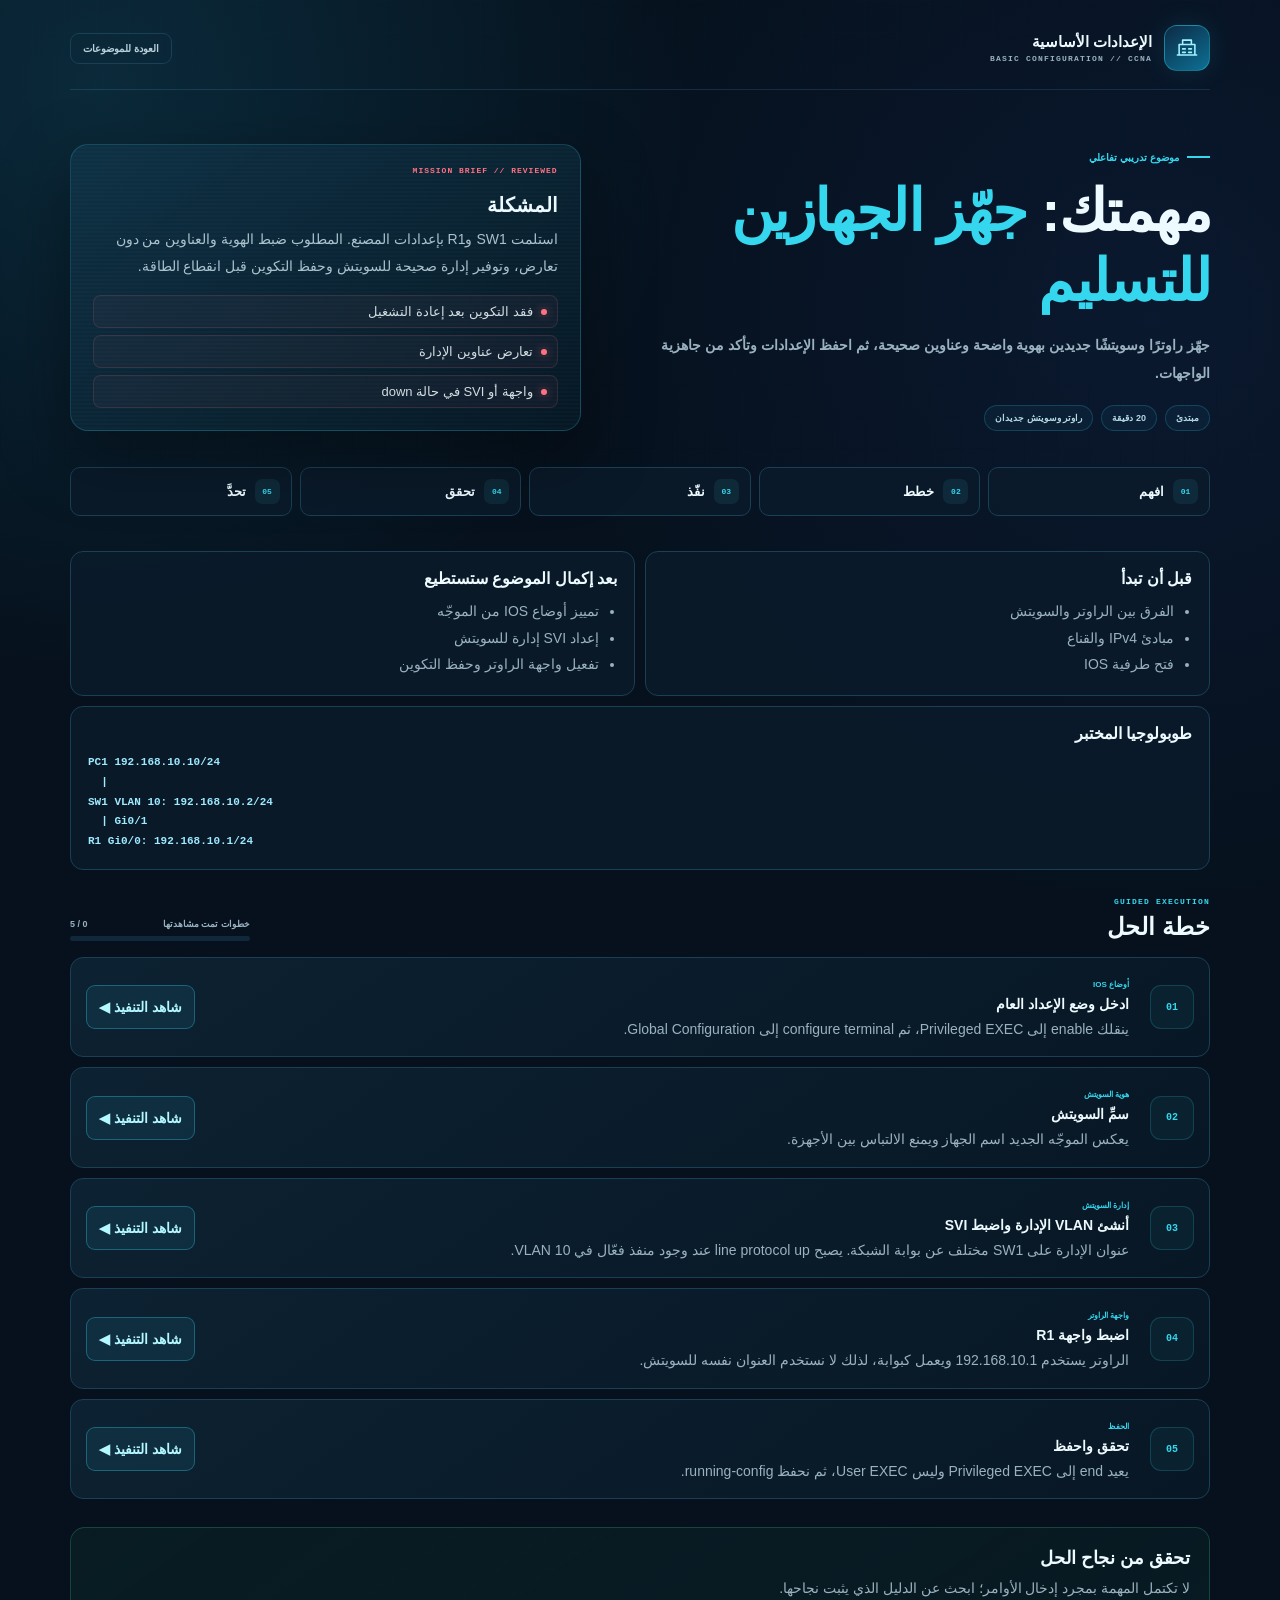
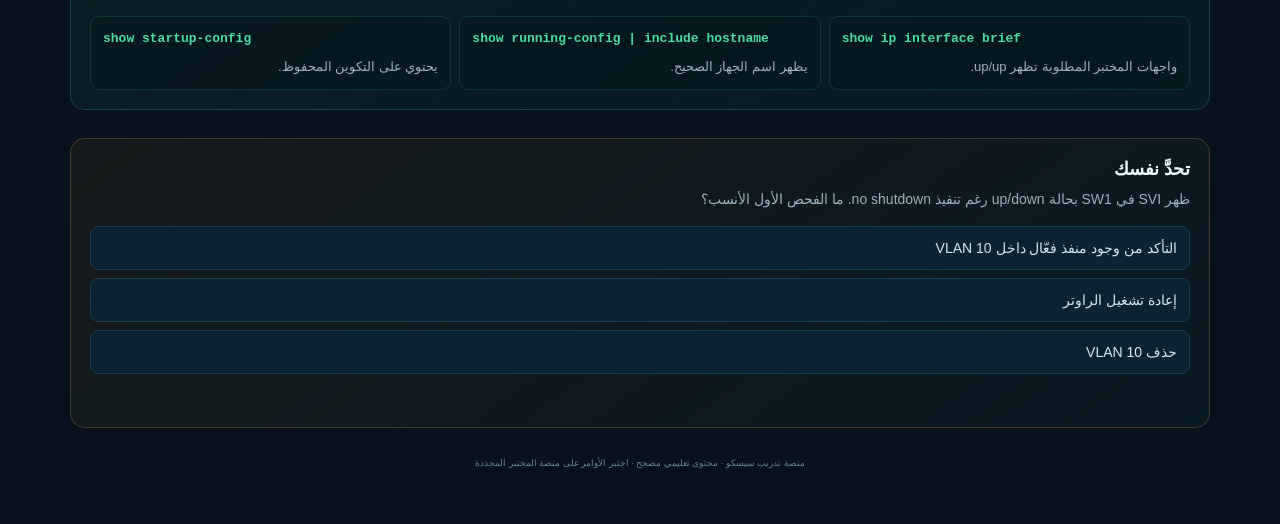
<file: CISCOLabs/topics/basic-configuration/index.html>
<!doctype html><html lang="ar" dir="rtl"><head><meta charset="utf-8"><meta name="viewport" content="width=device-width,initial-scale=1"><meta name="theme-color" content="#06111d"><link rel="stylesheet" href="../../assets/style.css"></head><body><div class="shell" id="pageShell"><header class="topbar"><div class="brand"><span class="brand-mark"><svg viewBox="0 0 32 32" aria-hidden="true"><path d="M5 24h22M7 24V12h18v12M11 12V7h10v5M11 17h3m4 0h3m-10 4h3m4 0h3"/></svg></span><span><strong id="topicTitle">مختبر سيسكو</strong><small id="topicCode">CCNA INTERACTIVE LAB</small></span></div><a class="back-link" href="../../index.html">العودة للموضوعات</a></header><main><section class="hero"><div><span class="kicker">موضوع تدريبي تفاعلي</span><h1>مهمتك: <span id="missionTitle"></span></h1><p class="lead" id="topicLead"></p><div class="meta"><span class="pill" id="level"></span><span class="pill" id="duration"></span><span class="pill" id="assumption"></span></div></div><aside class="mission"><div class="mission-label">MISSION BRIEF // REVIEWED</div><h2>المشكلة</h2><p id="missionText"></p><div class="risk-list" id="risks"></div></aside></section><section class="flow" aria-label="مراحل التدريب"><div class="flow-item"><b>01</b><span>افهم</span></div><div class="flow-item"><b>02</b><span>خطط</span></div><div class="flow-item"><b>03</b><span>نفّذ</span></div><div class="flow-item"><b>04</b><span>تحقق</span></div><div class="flow-item"><b>05</b><span>تحدَّ</span></div></section><section class="overview-grid"><article class="info-card"><h3>قبل أن تبدأ</h3><ul id="prerequisites"></ul></article><article class="info-card"><h3>بعد إكمال الموضوع ستستطيع</h3><ul id="outcomes"></ul></article><article class="info-card" style="grid-column:1/-1"><h3>طوبولوجيا المختبر</h3><div class="topology" id="topology"></div></article></section><section class="panel"><div class="section-head"><div><div class="section-label">GUIDED EXECUTION</div><h2>خطة الحل</h2></div><div class="progress"><div class="progress-meta"><span>خطوات تمت مشاهدتها</span><b id="progressText" aria-live="polite">0 / 0</b></div><div class="progress-track" id="progressTrack" role="progressbar" aria-label="خطوات تمت مشاهدتها" aria-valuemin="0" aria-valuemax="0" aria-valuenow="0"><div class="progress-bar" id="progressBar"></div></div></div></div><div class="steps" id="steps"></div></section><section class="verify"><h2>تحقق من نجاح الحل</h2><p>لا تكتمل المهمة بمجرد إدخال الأوامر؛ ابحث عن الدليل الذي يثبت نجاحها.</p><div class="verify-grid" id="verifyGrid"></div></section><section class="challenge"><h2>تحدَّ نفسك</h2><p id="challengeText"></p><div class="challenge-options" id="challengeOptions"></div><div class="feedback" id="feedback" aria-live="polite"></div></section></main><footer class="footer">منصة تدريب سيسكو · محتوى تعليمي مصحح · اختبر الأوامر على منصة المختبر المحددة</footer></div><div class="modal" id="modal" role="dialog" aria-modal="true" aria-label="طرفية سيسكو التفاعلية"><div class="terminal"><div class="terminal-head"><div class="lights"><i></i><i></i><i></i></div><div class="terminal-title" id="terminalTitle">CISCO IOS // GUIDED CONSOLE</div><div class="terminal-actions"><button class="icon-btn" id="sound" type="button" aria-label="كتم الصوت">♪</button><button class="icon-btn" id="close" type="button" aria-label="إغلاق">×</button></div></div><div class="screen"><div class="session"><span>SESSION: TRAINING-LAB</span><span>● ONLINE</span></div><div class="output" id="output"></div><span class="cursor" id="cursor"></span></div><div class="terminal-foot"><div class="explain"><b id="stepTitle">جاري التنفيذ</b><span id="stepExplain"></span></div><div class="controls"><button class="control" id="skip" type="button">إظهار كامل</button><button class="control primary" id="replay" type="button">إعادة</button></div></div></div></div><script src="topic.js"></script><script src="../../assets/lab-engine.js"></script></body></html>
</file>
<file: CCNAKnowledgeMap/assets/style.css>
:root {
  color-scheme: light;
  --font-ar: "Almarai", "Noto Sans Arabic", Tahoma, Arial, sans-serif;
  --bg: #f3f7fb;
  --bg-elevated: #ffffff;
  --bg-soft: #eef5fb;
  --bg-strong: #dfeefa;
  --text: #14253d;
  --text-soft: #5e7189;
  --text-faint: #8796a9;
  --line: #dce6ef;
  --line-strong: #c8d7e5;
  --primary: #075a9c;
  --primary-strong: #064877;
  --primary-soft: #e1f1fb;
  --cyan: #0b9fc3;
  --violet: #7159d9;
  --green: #188a63;
  --amber: #b8760e;
  --red: #b34747;
  --shadow-sm: 0 1px 2px rgb(25 54 80 / 5%), 0 8px 24px rgb(25 54 80 / 6%);
  --shadow-lg: 0 26px 80px rgb(10 42 70 / 18%);
  --radius-sm: 12px;
  --radius: 18px;
  --radius-lg: 28px;
  --container: 1440px;
}

html[data-theme="dark"] {
  color-scheme: dark;
  --bg: #0d1723;
  --bg-elevated: #142131;
  --bg-soft: #17283a;
  --bg-strong: #20364b;
  --text: #eef5fb;
  --text-soft: #b4c3d2;
  --text-faint: #8295a8;
  --line: #263b4e;
  --line-strong: #344e64;
  --primary: #4cb3f0;
  --primary-strong: #8dd4fb;
  --primary-soft: #143a55;
  --cyan: #49c2dd;
  --violet: #a894ff;
  --green: #51c99a;
  --amber: #f1b855;
  --red: #ff8a8a;
  --shadow-sm: 0 1px 2px rgb(0 0 0 / 20%), 0 10px 25px rgb(0 0 0 / 14%);
  --shadow-lg: 0 26px 80px rgb(0 0 0 / 40%);
}

* {
  box-sizing: border-box;
}

html {
  scroll-behavior: smooth;
}

body {
  min-width: 320px;
  min-height: 100vh;
  margin: 0;
  overflow-x: hidden;
  background:
    radial-gradient(circle at 6% 8%, rgb(11 159 195 / 8%), transparent 28rem),
    var(--bg);
  color: var(--text);
  font-family: var(--font-ar);
  line-height: 1.65;
  text-rendering: optimizeLegibility;
}

button,
input,
select {
  font: inherit;
}

button,
select {
  cursor: pointer;
}

button:focus-visible,
input:focus-visible,
select:focus-visible,
a:focus-visible {
  outline: 3px solid rgb(11 159 195 / 28%);
  outline-offset: 3px;
}

a {
  color: inherit;
  text-decoration: none;
}

.skip-link {
  position: fixed;
  z-index: 1000;
  inset-block-start: 1rem;
  inset-inline-start: 1rem;
  padding: 0.7rem 1rem;
  transform: translateY(-180%);
  border-radius: 10px;
  background: var(--primary);
  color: #fff;
}

.skip-link:focus {
  transform: translateY(0);
}

.is-hidden {
  display: none !important;
}

.visually-hidden {
  position: absolute !important;
  width: 1px !important;
  height: 1px !important;
  padding: 0 !important;
  overflow: hidden !important;
  clip: rect(0, 0, 0, 0) !important;
  white-space: nowrap !important;
  border: 0 !important;
}

.topbar {
  position: sticky;
  z-index: 40;
  inset-block-start: 0;
  border-block-end: 1px solid rgb(220 230 239 / 75%);
  background: color-mix(in srgb, var(--bg-elevated) 88%, transparent);
  backdrop-filter: blur(18px);
}

html[data-theme="dark"] .topbar {
  border-color: rgb(38 59 78 / 82%);
}

.topbar__inner {
  width: min(calc(100% - 2rem), var(--container));
  min-height: 72px;
  margin-inline: auto;
  display: flex;
  align-items: center;
  justify-content: space-between;
  gap: 1rem;
}

.brand {
  display: inline-flex;
  align-items: center;
  gap: 0.8rem;
}

.brand__mark {
  position: relative;
  width: 42px;
  height: 42px;
  flex: 0 0 auto;
  border-radius: 14px;
  background: linear-gradient(145deg, var(--primary), var(--cyan));
  box-shadow: 0 10px 24px rgb(7 90 156 / 22%);
}

.brand__mark::before,
.brand__mark::after {
  content: "";
  position: absolute;
  background: rgb(255 255 255 / 72%);
}

.brand__mark::before {
  width: 22px;
  height: 2px;
  inset: 20px 10px;
}

.brand__mark::after {
  width: 2px;
  height: 20px;
  inset: 11px 20px;
}

.brand__mark span {
  position: absolute;
  z-index: 1;
  width: 7px;
  height: 7px;
  border: 2px solid #fff;
  border-radius: 50%;
  background: var(--primary);
}

.brand__mark span:nth-child(1) {
  inset: 8px auto auto 8px;
}

.brand__mark span:nth-child(2) {
  inset: 8px 8px auto auto;
}

.brand__mark span:nth-child(3) {
  inset: auto auto 8px 8px;
}

.brand__mark span:nth-child(4) {
  inset: auto 8px 8px auto;
}

.brand__copy {
  display: grid;
  line-height: 1.3;
}

.brand__copy strong {
  font-size: 1rem;
}

.brand__copy small {
  margin-block-start: 0.15rem;
  color: var(--text-soft);
  font-size: 0.72rem;
}

.topbar__actions {
  display: flex;
  align-items: center;
  gap: 0.55rem;
}

.icon-button,
.status-button {
  min-height: 42px;
  border: 1px solid var(--line);
  background: var(--bg-elevated);
  color: var(--text);
  box-shadow: var(--shadow-sm);
}

.icon-button {
  width: 42px;
  padding: 0;
  border-radius: 13px;
  font-size: 1.1rem;
}

.status-button {
  display: inline-flex;
  align-items: center;
  gap: 0.55rem;
  padding: 0.45rem 0.8rem;
  border-radius: 13px;
  color: var(--text-soft);
  font-size: 0.78rem;
  font-weight: 700;
}

.status-dot {
  width: 8px;
  height: 8px;
  border-radius: 50%;
  background: var(--amber);
  box-shadow: 0 0 0 4px rgb(184 118 14 / 12%);
}

.status-dot.is-ready {
  background: var(--green);
  box-shadow: 0 0 0 4px rgb(24 138 99 / 12%);
}

main {
  width: min(calc(100% - 2rem), var(--container));
  margin-inline: auto;
  padding-block: 2.1rem 4rem;
}

.hero {
  position: relative;
  overflow: hidden;
  padding: clamp(1.4rem, 3vw, 2.4rem);
  border: 1px solid var(--line);
  border-radius: var(--radius-lg);
  background:
    linear-gradient(125deg, color-mix(in srgb, var(--bg-elevated) 96%, var(--primary) 4%), var(--bg-elevated));
  box-shadow: var(--shadow-sm);
}

.hero__glow {
  position: absolute;
  border-radius: 50%;
  filter: blur(4px);
  pointer-events: none;
}

.hero__glow--one {
  width: 260px;
  height: 260px;
  inset: -130px auto auto -60px;
  background: rgb(11 159 195 / 13%);
}

.hero__glow--two {
  width: 210px;
  height: 210px;
  inset: auto 28% -150px auto;
  background: rgb(113 89 217 / 9%);
}

.hero__content {
  position: relative;
  display: grid;
  grid-template-columns: minmax(0, 1fr) auto;
  align-items: center;
  gap: 2rem;
}

.eyebrow {
  margin: 0 0 0.35rem;
  color: var(--primary);
  font-size: 0.7rem;
  font-weight: 800;
  letter-spacing: 0.08em;
  text-transform: uppercase;
}

.hero h1 {
  max-width: 780px;
  margin: 0;
  font-size: clamp(1.8rem, 4vw, 3.4rem);
  line-height: 1.25;
  letter-spacing: -0.04em;
}

.hero h1 span {
  color: var(--primary);
}

.hero__lead {
  max-width: 720px;
  margin: 0.8rem 0 0;
  color: var(--text-soft);
  font-size: clamp(0.9rem, 1.4vw, 1.05rem);
}

.hero__badge {
  width: 150px;
  min-height: 128px;
  padding: 1rem;
  display: grid;
  place-content: center;
  text-align: center;
  border: 1px solid var(--line);
  border-radius: 22px;
  background: color-mix(in srgb, var(--primary-soft) 62%, var(--bg-elevated));
}

.hero__badge span,
.hero__badge small {
  color: var(--text-soft);
  font-size: 0.7rem;
}

.hero__badge strong {
  margin-block: 0.15rem;
  color: var(--primary);
  font-size: 1.55rem;
  line-height: 1.2;
}

.stats-grid {
  position: relative;
  margin-block-start: 1.7rem;
  display: grid;
  grid-template-columns: repeat(4, 1fr);
  gap: 0.75rem;
}

.stat-card {
  min-width: 0;
  padding: 0.85rem;
  display: flex;
  align-items: center;
  gap: 0.7rem;
  border: 1px solid var(--line);
  border-radius: var(--radius);
  background: color-mix(in srgb, var(--bg-elevated) 92%, transparent);
}

.stat-card__icon {
  width: 38px;
  height: 38px;
  flex: 0 0 auto;
  display: grid;
  place-items: center;
  border-radius: 12px;
  font-size: 1rem;
  font-weight: 900;
}

.stat-card__icon--blue {
  color: var(--primary);
  background: var(--primary-soft);
}

.stat-card__icon--cyan {
  color: var(--cyan);
  background: rgb(11 159 195 / 11%);
}

.stat-card__icon--violet {
  color: var(--violet);
  background: rgb(113 89 217 / 10%);
}

.stat-card__icon--green {
  color: var(--green);
  background: rgb(24 138 99 / 10%);
}

.stat-card div {
  min-width: 0;
  display: grid;
}

.stat-card strong {
  font-size: 1.2rem;
  line-height: 1.15;
}

.stat-card span:last-child {
  overflow: hidden;
  color: var(--text-soft);
  font-size: 0.7rem;
  text-overflow: ellipsis;
  white-space: nowrap;
}

.empty-database {
  min-height: 350px;
  margin-block-start: 1.3rem;
  padding: clamp(1.4rem, 5vw, 3.2rem);
  display: grid;
  grid-template-columns: minmax(180px, 0.55fr) minmax(0, 1fr);
  align-items: center;
  gap: clamp(1.5rem, 5vw, 4.5rem);
  border: 1px dashed var(--line-strong);
  border-radius: var(--radius-lg);
  background: var(--bg-elevated);
  transition:
    border-color 180ms ease,
    background 180ms ease;
}

.empty-database.is-dragging {
  border-color: var(--primary);
  background: color-mix(in srgb, var(--primary-soft) 45%, var(--bg-elevated));
}

.empty-database__visual {
  position: relative;
  min-height: 200px;
  display: grid;
  place-items: center;
}

.empty-database__ring {
  position: absolute;
  width: 190px;
  height: 190px;
  border: 1px solid var(--line);
  border-radius: 50%;
  box-shadow:
    0 0 0 22px rgb(7 90 156 / 3%),
    0 0 0 44px rgb(11 159 195 / 2%);
}

.empty-database__file {
  position: relative;
  width: 112px;
  height: 138px;
  display: grid;
  place-items: center;
  border: 1px solid var(--line-strong);
  border-radius: 20px;
  background: linear-gradient(145deg, var(--bg-elevated), var(--primary-soft));
  color: var(--primary);
  box-shadow: var(--shadow-lg);
  font-family: ui-monospace, SFMono-Regular, Consolas, monospace;
  font-size: 1.8rem;
  font-weight: 800;
}

.empty-database__copy {
  max-width: 620px;
}

.empty-database h2,
.coverage-toolbar h2,
.results-toolbar h2,
.filter-panel h2 {
  margin: 0;
}

.empty-database h2 {
  font-size: clamp(1.45rem, 3vw, 2.15rem);
}

.empty-database h2 span {
  color: var(--primary);
  font-size: 0.85em;
}

.empty-database p:not(.eyebrow) {
  margin: 0.7rem 0 0;
  color: var(--text-soft);
}

.button-row,
.dialog-actions {
  display: flex;
  flex-wrap: wrap;
  align-items: center;
  gap: 0.65rem;
}

.button-row {
  margin-block-start: 1.2rem;
}

.primary-button,
.soft-button,
.danger-button,
.text-button,
.mobile-filter-button {
  border: 0;
  border-radius: 12px;
  font-weight: 800;
}

.primary-button {
  min-height: 45px;
  padding: 0.65rem 1.1rem;
  background: linear-gradient(135deg, var(--primary), color-mix(in srgb, var(--primary) 72%, var(--cyan)));
  color: #fff;
  box-shadow: 0 10px 24px rgb(7 90 156 / 20%);
}

.text-button {
  padding: 0.55rem 0.35rem;
  background: transparent;
  color: var(--primary);
  font-size: 0.78rem;
}

.soft-button {
  min-height: 40px;
  padding: 0.5rem 0.85rem;
  border: 1px solid var(--line);
  background: var(--bg-soft);
  color: var(--text);
  font-size: 0.75rem;
}

.soft-button.is-active {
  border-color: rgb(24 138 99 / 28%);
  background: rgb(24 138 99 / 10%);
  color: var(--green);
}

.danger-button {
  min-height: 44px;
  padding: 0.6rem 1rem;
  border: 1px solid rgb(179 71 71 / 24%);
  background: rgb(179 71 71 / 9%);
  color: var(--red);
}

.workspace {
  margin-block-start: 1.3rem;
  display: grid;
  grid-template-columns: 306px minmax(0, 1fr);
  align-items: start;
  gap: 1rem;
}

.filter-panel,
.results-panel {
  border: 1px solid var(--line);
  border-radius: var(--radius-lg);
  background: var(--bg-elevated);
  box-shadow: var(--shadow-sm);
}

.filter-panel {
  position: sticky;
  inset-block-start: 88px;
  padding: 1rem;
}

.filter-panel__heading,
.results-toolbar,
.coverage-toolbar {
  display: flex;
  align-items: center;
  justify-content: space-between;
  gap: 1rem;
}

.filter-panel h2 {
  font-size: 1.05rem;
}

.field {
  min-width: 0;
  display: grid;
  gap: 0.35rem;
}

.field--search {
  margin-block-start: 1rem;
}

.field > span,
.compact-select span {
  color: var(--text-soft);
  font-size: 0.68rem;
  font-weight: 700;
}

.search-box {
  min-width: 0;
  min-height: 44px;
  padding-inline: 0.7rem;
  display: flex;
  align-items: center;
  gap: 0.5rem;
  border: 1px solid var(--line);
  border-radius: 12px;
  background: var(--bg-soft);
  color: var(--text-faint);
}

.search-box:focus-within {
  border-color: var(--primary);
  box-shadow: 0 0 0 3px rgb(7 90 156 / 10%);
}

.search-box input {
  min-width: 0;
  flex: 1;
  border: 0;
  outline: 0;
  background: transparent;
  color: var(--text);
  font-size: 0.78rem;
}

.search-box input::placeholder {
  color: var(--text-faint);
}

.search-box kbd {
  padding: 0.1rem 0.3rem;
  border: 1px solid var(--line);
  border-radius: 5px;
  background: var(--bg-elevated);
  color: var(--text-faint);
  direction: ltr;
  font-family: inherit;
  font-size: 0.58rem;
}

.field-grid {
  margin-block-start: 0.85rem;
  display: grid;
  grid-template-columns: repeat(2, minmax(0, 1fr));
  gap: 0.7rem;
}

.field--wide {
  grid-column: 1 / -1;
}

select {
  width: 100%;
  min-height: 41px;
  padding: 0.45rem 0.6rem;
  border: 1px solid var(--line);
  border-radius: 11px;
  outline: 0;
  background: var(--bg-soft);
  color: var(--text);
  font-size: 0.72rem;
}

select:focus {
  border-color: var(--primary);
  box-shadow: 0 0 0 3px rgb(7 90 156 / 10%);
}

.quick-filters {
  margin: 1rem 0 0;
  padding: 0.75rem;
  display: flex;
  flex-wrap: wrap;
  gap: 0.45rem;
  border: 1px solid var(--line);
  border-radius: 13px;
}

.quick-filters legend {
  padding-inline: 0.25rem;
  color: var(--text-soft);
  font-size: 0.65rem;
  font-weight: 700;
}

.check-chip {
  cursor: pointer;
}

.check-chip input {
  position: absolute;
  opacity: 0;
  pointer-events: none;
}

.check-chip span {
  min-height: 31px;
  padding: 0.3rem 0.55rem;
  display: inline-flex;
  align-items: center;
  border: 1px solid var(--line);
  border-radius: 9px;
  background: var(--bg-elevated);
  color: var(--text-soft);
  font-size: 0.65rem;
  font-weight: 700;
}

.check-chip input:checked + span {
  border-color: rgb(7 90 156 / 25%);
  background: var(--primary-soft);
  color: var(--primary);
}

.review-progress {
  margin-block-start: 1rem;
  padding: 0.75rem;
  border-radius: 13px;
  background: var(--bg-soft);
}

.review-progress__copy {
  display: flex;
  align-items: center;
  justify-content: space-between;
  color: var(--text-soft);
  font-size: 0.68rem;
}

.review-progress__copy strong {
  color: var(--text);
}

.progress-track {
  height: 6px;
  margin-block-start: 0.55rem;
  overflow: hidden;
  border-radius: 99px;
  background: var(--line);
}

.progress-track span {
  width: 0;
  height: 100%;
  display: block;
  border-radius: inherit;
  background: linear-gradient(90deg, var(--primary), var(--cyan));
  transition: width 300ms ease;
}

.results-panel {
  min-width: 0;
  padding: 1rem;
}

.view-tabs {
  width: fit-content;
  margin-block-end: 1rem;
  padding: 0.28rem;
  display: flex;
  gap: 0.2rem;
  border: 1px solid var(--line);
  border-radius: 13px;
  background: var(--bg-soft);
}

.view-tab {
  min-height: 36px;
  padding: 0.4rem 0.9rem;
  border: 0;
  border-radius: 10px;
  background: transparent;
  color: var(--text-soft);
  font-size: 0.75rem;
  font-weight: 800;
}

.view-tab.is-active {
  background: var(--bg-elevated);
  color: var(--primary);
  box-shadow: var(--shadow-sm);
}

.results-toolbar,
.coverage-toolbar {
  padding-block-end: 0.8rem;
  border-block-end: 1px solid var(--line);
}

.results-toolbar h2,
.coverage-toolbar h2 {
  font-size: 1.2rem;
}

.results-toolbar > p {
  margin: 0;
  color: var(--text-soft);
  font-size: 0.72rem;
}

.active-filters {
  margin-block: 0.8rem;
  display: flex;
  flex-wrap: wrap;
  gap: 0.4rem;
}

.filter-token {
  min-height: 30px;
  padding: 0.3rem 0.6rem;
  display: inline-flex;
  align-items: center;
  gap: 0.4rem;
  border: 1px solid var(--line);
  border-radius: 9px;
  background: var(--bg-soft);
  color: var(--text-soft);
  font-size: 0.65rem;
}

.filter-token button {
  padding: 0;
  border: 0;
  background: transparent;
  color: var(--text);
}

.topic-grid {
  margin-block-start: 0.9rem;
  display: grid;
  grid-template-columns: repeat(3, minmax(0, 1fr));
  gap: 0.75rem;
}

.topic-card {
  position: relative;
  min-width: 0;
  min-height: 235px;
  padding: 0.9rem;
  display: flex;
  flex-direction: column;
  border: 1px solid var(--line);
  border-radius: var(--radius);
  background: var(--bg-elevated);
  box-shadow: 0 1px 0 rgb(20 37 61 / 2%);
  cursor: pointer;
  transition:
    transform 180ms ease,
    border-color 180ms ease,
    box-shadow 180ms ease;
}

.topic-card:hover {
  transform: translateY(-3px);
  border-color: color-mix(in srgb, var(--primary) 30%, var(--line));
  box-shadow: 0 16px 36px rgb(25 54 80 / 10%);
}

.topic-card.is-reviewed {
  border-color: rgb(24 138 99 / 24%);
}

.topic-card__open {
  position: absolute;
  z-index: 1;
  inset: 0;
  padding: 0;
  border: 0;
  border-radius: inherit;
  background: transparent;
  cursor: pointer;
}

.topic-card__open:focus-visible {
  outline: 3px solid color-mix(in srgb, var(--primary) 70%, white);
  outline-offset: 3px;
}

.topic-card__top,
.topic-card__footer,
.topic-card__meta {
  display: flex;
  align-items: center;
}

.topic-card__top,
.topic-card__footer {
  justify-content: space-between;
  gap: 0.5rem;
}

.topic-card__top {
  min-height: 30px;
}

.topic-card__meta {
  flex-wrap: wrap;
  gap: 0.3rem;
}

.topic-type,
.difficulty-badge,
.source-badge,
.exam-chip,
.feature-badge,
.relation-strength,
.coverage-status {
  display: inline-flex;
  align-items: center;
  border-radius: 8px;
  font-size: 0.6rem;
  font-weight: 800;
  line-height: 1;
}

.topic-type,
.difficulty-badge,
.feature-badge {
  min-height: 25px;
  padding: 0.3rem 0.45rem;
}

.topic-type {
  background: var(--primary-soft);
  color: var(--primary);
}

.difficulty-badge {
  background: rgb(184 118 14 / 10%);
  color: var(--amber);
}

.favorite-button {
  width: 32px;
  height: 32px;
  padding: 0;
  border: 1px solid var(--line);
  border-radius: 10px;
  background: var(--bg-soft);
  color: var(--text-faint);
  font-size: 1.1rem;
  line-height: 1;
}

.topic-card .favorite-button {
  position: relative;
  z-index: 2;
}

.favorite-button.is-active {
  border-color: rgb(184 118 14 / 25%);
  background: rgb(184 118 14 / 10%);
  color: var(--amber);
}

.topic-card h3 {
  margin: 0.7rem 0 0.3rem;
  font-size: 0.98rem;
  line-height: 1.55;
}

.topic-card__english {
  margin: 0;
  color: var(--text-faint);
  direction: ltr;
  font-size: 0.63rem;
  line-height: 1.5;
  text-align: right;
}

.topic-card__summary {
  margin: 0.55rem 0 0;
  display: -webkit-box;
  overflow: hidden;
  color: var(--text-soft);
  font-size: 0.7rem;
  -webkit-box-orient: vertical;
  -webkit-line-clamp: 2;
}

.topic-card__features {
  margin-block-start: auto;
  padding-block: 0.75rem;
  display: flex;
  flex-wrap: wrap;
  gap: 0.35rem;
}

.feature-badge {
  background: var(--bg-soft);
  color: var(--text-soft);
}

.feature-badge--lab {
  background: rgb(24 138 99 / 9%);
  color: var(--green);
}

.feature-badge--command {
  background: rgb(113 89 217 / 9%);
  color: var(--violet);
}

.topic-card__footer {
  padding-block-start: 0.65rem;
  border-block-start: 1px solid var(--line);
  color: var(--text-faint);
  font-size: 0.62rem;
}

.topic-card__footer > span {
  max-width: 58%;
  overflow: hidden;
  text-overflow: ellipsis;
  white-space: nowrap;
}

.topic-card__footer strong {
  color: var(--text-soft);
  font-weight: 700;
}

.reviewed-mark {
  color: var(--green);
  font-weight: 800;
}

.no-results {
  min-height: 280px;
  display: grid;
  place-items: center;
  align-content: center;
  text-align: center;
  color: var(--text-soft);
}

.no-results > span {
  width: 52px;
  height: 52px;
  display: grid;
  place-items: center;
  border-radius: 17px;
  background: var(--bg-soft);
  color: var(--primary);
  font-size: 1.8rem;
}

.no-results h3 {
  margin: 0.75rem 0 0;
  color: var(--text);
}

.no-results p {
  margin: 0.15rem 0 0;
  font-size: 0.8rem;
}

.pagination {
  margin-block-start: 1rem;
  padding-block-start: 0.85rem;
  display: flex;
  align-items: center;
  justify-content: center;
  gap: 0.5rem;
  border-block-start: 1px solid var(--line);
}

.pagination > button,
.pagination div button {
  min-width: 36px;
  min-height: 36px;
  padding: 0.35rem 0.6rem;
  border: 1px solid var(--line);
  border-radius: 10px;
  background: var(--bg-soft);
  color: var(--text-soft);
  font-size: 0.68rem;
  font-weight: 800;
}

.pagination div {
  display: flex;
  gap: 0.3rem;
}

.pagination button.is-active {
  border-color: var(--primary);
  background: var(--primary);
  color: #fff;
}

.pagination button:disabled {
  cursor: not-allowed;
  opacity: 0.4;
}

.compact-select {
  min-width: 150px;
  display: grid;
  gap: 0.25rem;
}

.coverage-summary {
  margin-block: 0.9rem;
  display: grid;
  grid-template-columns: repeat(3, minmax(0, 1fr));
  gap: 0.65rem;
}

.coverage-summary-card {
  padding: 0.8rem;
  display: flex;
  align-items: center;
  gap: 0.7rem;
  border: 1px solid var(--line);
  border-radius: 14px;
  background: var(--bg-soft);
}

.coverage-summary-card strong {
  font-size: 1.2rem;
}

.coverage-summary-card span {
  display: block;
  color: var(--text-soft);
  font-size: 0.66rem;
}

.coverage-list {
  display: grid;
  gap: 0.55rem;
}

.coverage-item {
  width: 100%;
  padding: 0.8rem;
  display: grid;
  grid-template-columns: 58px minmax(0, 1fr) auto;
  align-items: center;
  gap: 0.75rem;
  border: 1px solid var(--line);
  border-radius: 14px;
  background: var(--bg-elevated);
  color: var(--text);
  text-align: right;
  transition:
    border-color 180ms ease,
    transform 180ms ease;
}

.coverage-item:hover {
  transform: translateY(-1px);
  border-color: color-mix(in srgb, var(--primary) 28%, var(--line));
}

.coverage-item__code {
  padding: 0.35rem 0.45rem;
  border-radius: 9px;
  background: var(--bg-soft);
  color: var(--primary);
  direction: ltr;
  font-size: 0.72rem;
  font-weight: 900;
  text-align: center;
}

.coverage-item h3 {
  margin: 0;
  font-size: 0.8rem;
}

.coverage-item p {
  margin: 0.2rem 0 0;
  color: var(--text-soft);
  font-size: 0.66rem;
}

.coverage-status {
  min-height: 28px;
  padding: 0.35rem 0.55rem;
  white-space: nowrap;
}

.coverage-status--covered {
  background: rgb(24 138 99 / 10%);
  color: var(--green);
}

.coverage-status--partial {
  background: rgb(184 118 14 / 10%);
  color: var(--amber);
}

.coverage-status--gap {
  background: rgb(179 71 71 / 10%);
  color: var(--red);
}

.mobile-filter-button {
  display: none;
}

.back-to-top {
  position: fixed;
  z-index: 35;
  inset-inline-end: 1.25rem;
  inset-block-end: 1.25rem;
  width: 44px;
  height: 44px;
  padding: 0;
  opacity: 0;
  transform: translateY(16px);
  border: 0;
  border-radius: 14px;
  background: var(--primary);
  color: #fff;
  box-shadow: 0 12px 28px rgb(7 90 156 / 28%);
  pointer-events: none;
  transition: 180ms ease;
}

.back-to-top.is-visible {
  opacity: 1;
  transform: translateY(0);
  pointer-events: auto;
}

dialog {
  width: min(calc(100% - 2rem), 980px);
  max-height: min(90vh, 860px);
  padding: 0;
  overflow: hidden;
  border: 1px solid var(--line);
  border-radius: 24px;
  background: var(--bg-elevated);
  color: var(--text);
  box-shadow: var(--shadow-lg);
}

dialog::backdrop {
  background: rgb(5 18 31 / 58%);
  backdrop-filter: blur(5px);
}

.dialog-shell {
  max-height: min(90vh, 860px);
  display: flex;
  flex-direction: column;
}

.dialog-topbar {
  z-index: 1;
  padding: 0.75rem;
  display: flex;
  align-items: center;
  justify-content: space-between;
  gap: 0.75rem;
  border-block-end: 1px solid var(--line);
  background: color-mix(in srgb, var(--bg-elevated) 90%, transparent);
}

.dialog-close {
  width: 38px;
  height: 38px;
  padding: 0;
  border: 1px solid var(--line);
  border-radius: 12px;
  background: var(--bg-soft);
  color: var(--text);
  font-size: 1.25rem;
  line-height: 1;
}

#topicDialogContent {
  padding: clamp(1rem, 3vw, 1.5rem);
  overflow-y: auto;
}

.topic-detail__header {
  display: grid;
  grid-template-columns: minmax(0, 1fr) auto;
  align-items: start;
  gap: 1rem;
}

.topic-detail__header h2 {
  margin: 0.45rem 0 0.2rem;
  font-size: clamp(1.35rem, 3vw, 2rem);
  line-height: 1.45;
}

.topic-detail__english {
  margin: 0;
  color: var(--text-faint);
  direction: ltr;
  font-size: 0.78rem;
  text-align: right;
}

.source-badge {
  min-height: 54px;
  padding: 0.6rem 0.75rem;
  display: grid;
  place-items: center;
  border: 1px solid var(--line);
  background: var(--bg-soft);
  color: var(--text-soft);
  line-height: 1.5;
  text-align: center;
}

.source-badge strong {
  color: var(--primary);
  font-size: 0.76rem;
}

.topic-detail__summary {
  margin: 1rem 0 0;
  padding: 0.95rem;
  border-inline-start: 4px solid var(--primary);
  border-radius: 12px;
  background: var(--primary-soft);
  color: var(--text);
  font-size: 0.88rem;
}

.detail-grid {
  margin-block-start: 1rem;
  display: grid;
  grid-template-columns: repeat(2, minmax(0, 1fr));
  gap: 0.75rem;
}

.detail-section {
  min-width: 0;
  padding: 0.9rem;
  border: 1px solid var(--line);
  border-radius: 16px;
  background: var(--bg-elevated);
}

.detail-section--wide {
  grid-column: 1 / -1;
}

.detail-section h3 {
  margin: 0 0 0.6rem;
  display: flex;
  align-items: center;
  gap: 0.45rem;
  font-size: 0.83rem;
}

.detail-section h3 span {
  width: 27px;
  height: 27px;
  display: grid;
  place-items: center;
  border-radius: 8px;
  background: var(--bg-soft);
  color: var(--primary);
}

.evidence-list {
  margin: 0;
  padding: 0 1.1rem 0 0;
  color: var(--text-soft);
  font-size: 0.76rem;
}

.evidence-list li + li {
  margin-block-start: 0.35rem;
}

.assessment-box,
.lab-box {
  margin: 0;
  padding: 0.75rem;
  border-radius: 11px;
  background: var(--bg-soft);
  color: var(--text-soft);
  font-size: 0.75rem;
}

.lab-box {
  border: 1px solid rgb(24 138 99 / 16%);
  background: rgb(24 138 99 / 7%);
}

.command-list {
  display: grid;
  gap: 0.45rem;
}

.command-item {
  min-width: 0;
  padding: 0.55rem 0.65rem;
  display: flex;
  align-items: center;
  justify-content: space-between;
  gap: 0.6rem;
  border-radius: 10px;
  background: #101c29;
  color: #d5f1ff;
  direction: ltr;
}

.command-item code {
  overflow: hidden;
  font-family: ui-monospace, SFMono-Regular, Consolas, monospace;
  font-size: 0.72rem;
  text-overflow: ellipsis;
  white-space: nowrap;
}

.copy-command {
  padding: 0.25rem 0.4rem;
  border: 1px solid rgb(255 255 255 / 14%);
  border-radius: 7px;
  background: rgb(255 255 255 / 7%);
  color: #d5f1ff;
  font-size: 0.58rem;
}

.relation-list {
  display: grid;
  gap: 0.45rem;
}

.relation-item {
  width: 100%;
  padding: 0.6rem;
  display: grid;
  grid-template-columns: minmax(0, 1fr) auto;
  align-items: center;
  gap: 0.7rem;
  border: 1px solid var(--line);
  border-radius: 11px;
  background: var(--bg-soft);
  color: var(--text);
  text-align: right;
}

.relation-item strong {
  display: block;
  font-size: 0.72rem;
}

.relation-item small {
  display: block;
  margin-block-start: 0.15rem;
  overflow: hidden;
  color: var(--text-faint);
  font-size: 0.6rem;
  text-overflow: ellipsis;
  white-space: nowrap;
}

.relation-strength {
  min-height: 25px;
  padding: 0.3rem 0.45rem;
  background: rgb(184 118 14 / 10%);
  color: var(--amber);
}

.relation-strength--soft {
  background: rgb(113 89 217 / 9%);
  color: var(--violet);
}

.exam-alignment {
  display: flex;
  flex-wrap: wrap;
  gap: 0.4rem;
}

.exam-chip {
  min-height: 29px;
  padding: 0.4rem 0.55rem;
  background: var(--primary-soft);
  color: var(--primary);
  direction: ltr;
}

.empty-detail {
  margin: 0;
  color: var(--text-faint);
  font-size: 0.72rem;
}

.review-notice {
  margin-block-start: 1rem;
  padding: 0.7rem;
  border-radius: 11px;
  background: rgb(184 118 14 / 8%);
  color: var(--amber);
  font-size: 0.67rem;
}

.database-dialog {
  width: min(calc(100% - 2rem), 520px);
}

.database-dialog__content {
  position: relative;
  padding: clamp(1.2rem, 4vw, 2rem);
  text-align: center;
}

.database-dialog__content > .dialog-close {
  position: absolute;
  inset-block-start: 0.8rem;
  inset-inline-start: 0.8rem;
}

.database-dialog__icon {
  width: 64px;
  height: 64px;
  margin-inline: auto;
  display: grid;
  place-items: center;
  border-radius: 19px;
  background: var(--primary-soft);
  color: var(--primary);
  font-family: ui-monospace, SFMono-Regular, Consolas, monospace;
  font-size: 1.2rem;
  font-weight: 900;
}

.database-dialog h2 {
  margin: 0;
}

.database-dialog p:not(.eyebrow) {
  margin: 0.55rem 0 0;
  color: var(--text-soft);
  font-size: 0.78rem;
}

.database-meta {
  margin-block-start: 0.9rem;
  padding: 0.75rem;
  display: grid;
  grid-template-columns: repeat(3, 1fr);
  gap: 0.5rem;
  border-radius: 13px;
  background: var(--bg-soft);
}

.database-meta div {
  display: grid;
}

.database-meta strong {
  font-size: 0.85rem;
}

.database-meta span {
  color: var(--text-soft);
  font-size: 0.62rem;
}

.button-stack {
  margin-block-start: 1rem;
  display: grid;
  gap: 0.55rem;
}

.placement-help {
  margin-block-start: 0.9rem;
  padding: 0.75rem;
  border: 1px dashed var(--line-strong);
  border-radius: 12px;
  text-align: right;
}

.placement-help strong {
  font-size: 0.72rem;
}

.placement-help p {
  margin: 0.25rem 0 0 !important;
}

.placement-help code {
  color: var(--primary);
  font-size: 0.7rem;
}

.toast {
  position: fixed;
  z-index: 100;
  inset-inline-start: 50%;
  inset-block-end: 1.25rem;
  max-width: min(90vw, 460px);
  padding: 0.7rem 1rem;
  opacity: 0;
  transform: translate(-50%, 20px);
  border: 1px solid var(--line);
  border-radius: 12px;
  background: var(--text);
  color: var(--bg-elevated);
  box-shadow: var(--shadow-lg);
  font-size: 0.75rem;
  pointer-events: none;
  transition: 180ms ease;
}

.toast.is-visible {
  opacity: 1;
  transform: translate(-50%, 0);
}

@media (max-width: 1180px) {
  .topic-grid {
    grid-template-columns: repeat(2, minmax(0, 1fr));
  }
}

@media (max-width: 980px) {
  .workspace {
    display: block;
  }

  .mobile-filter-button {
    width: 100%;
    min-height: 46px;
    margin-block-end: 0.7rem;
    padding: 0.65rem 0.9rem;
    display: flex;
    align-items: center;
    justify-content: space-between;
    border: 1px solid var(--line);
    background: var(--bg-elevated);
    color: var(--text);
  }

  .mobile-filter-button span {
    min-width: 25px;
    min-height: 25px;
    display: grid;
    place-items: center;
    border-radius: 8px;
    background: var(--primary-soft);
    color: var(--primary);
    font-size: 0.65rem;
  }

  .filter-panel {
    position: static;
    display: none;
    margin-block-end: 0.7rem;
  }

  .filter-panel.is-mobile-open {
    display: block;
  }
}

@media (max-width: 720px) {
  .topbar__inner,
  main {
    width: min(calc(100% - 1rem), var(--container));
  }

  .topbar__inner {
    min-height: 64px;
  }

  .brand__mark {
    width: 38px;
    height: 38px;
  }

  .brand__mark::before {
    inset: 18px 8px;
  }

  .brand__mark::after {
    inset: 9px 18px;
  }

  .brand__copy small {
    display: none;
  }

  .status-button span:last-child {
    display: none;
  }

  .status-button {
    width: 42px;
    padding: 0;
    justify-content: center;
  }

  main {
    padding-block: 0.8rem 3.5rem;
  }

  .hero {
    padding: 1rem;
    border-radius: 22px;
  }

  .hero__content {
    grid-template-columns: 1fr;
    gap: 1rem;
  }

  .hero__badge {
    width: 100%;
    min-height: auto;
    padding: 0.65rem;
    grid-template-columns: repeat(3, auto);
    align-items: center;
    justify-content: center;
    gap: 0.5rem;
  }

  .hero__badge strong {
    font-size: 1rem;
  }

  .hero__badge small {
    display: none;
  }

  .stats-grid {
    grid-template-columns: repeat(2, minmax(0, 1fr));
  }

  .empty-database {
    min-height: 420px;
    grid-template-columns: 1fr;
    gap: 0.6rem;
    text-align: center;
  }

  .empty-database__visual {
    min-height: 155px;
  }

  .empty-database__ring {
    width: 145px;
    height: 145px;
  }

  .empty-database__file {
    width: 86px;
    height: 106px;
  }

  .button-row {
    justify-content: center;
  }

  .topic-grid {
    grid-template-columns: 1fr;
  }

  .topic-card {
    min-height: 218px;
  }

  .results-panel {
    padding: 0.75rem;
    border-radius: 20px;
  }

  .results-toolbar {
    align-items: flex-end;
  }

  .results-toolbar > p {
    max-width: 48%;
    text-align: left;
  }

  .coverage-toolbar {
    align-items: flex-end;
  }

  .coverage-summary {
    grid-template-columns: 1fr;
  }

  .coverage-item {
    grid-template-columns: 52px minmax(0, 1fr);
  }

  .coverage-status {
    grid-column: 1 / -1;
    width: fit-content;
  }

  .pagination div button:nth-child(n + 5) {
    display: none;
  }

  dialog {
    width: 100%;
    max-width: none;
    max-height: 94vh;
    margin-block-end: 0;
    border-end-start-radius: 0;
    border-end-end-radius: 0;
  }

  .topic-dialog {
    height: 94vh;
  }

  .dialog-shell {
    max-height: 94vh;
  }

  .dialog-topbar {
    align-items: flex-start;
  }

  .dialog-actions {
    justify-content: flex-end;
  }

  .soft-button {
    min-height: 36px;
    font-size: 0.65rem;
  }

  .topic-detail__header {
    grid-template-columns: 1fr;
  }

  .source-badge {
    min-height: auto;
    display: flex;
    justify-content: center;
    gap: 0.35rem;
  }

  .detail-grid {
    grid-template-columns: 1fr;
  }

  .detail-section--wide {
    grid-column: auto;
  }

  .database-meta {
    grid-template-columns: 1fr;
  }
}

@media (max-width: 420px) {
  .stats-grid {
    gap: 0.5rem;
  }

  .stat-card {
    padding: 0.65rem;
  }

  .stat-card__icon {
    width: 34px;
    height: 34px;
  }

  .field-grid {
    grid-template-columns: 1fr;
  }

  .field--wide {
    grid-column: auto;
  }

  .view-tabs {
    width: 100%;
  }

  .view-tab {
    flex: 1;
  }
}

@media (prefers-reduced-motion: reduce) {
  *,
  *::before,
  *::after {
    scroll-behavior: auto !important;
    transition-duration: 0.01ms !important;
    animation-duration: 0.01ms !important;
    animation-iteration-count: 1 !important;
  }
}
</file>
<file: CISCOLabs/assets/style.css>
:root{--bg:#06111d;--panel:#0b1c2b;--panel2:#102638;--line:#1a4055;--ink:#edfaff;--muted:#9ab2c0;--cyan:#35d7ee;--green:#48dda0;--amber:#ffc56b;--red:#ff7180;--shadow:0 24px 70px rgba(0,0,0,.35)}
*{box-sizing:border-box}html{scroll-behavior:smooth}body{margin:0;min-height:100vh;background:radial-gradient(circle at 8% 4%,rgba(35,170,210,.16),transparent 25%),radial-gradient(circle at 90% 15%,rgba(50,90,205,.1),transparent 28%),var(--bg);color:var(--ink);font-family:"Almarai","Cairo","Segoe UI",Tahoma,Arial,sans-serif;-webkit-font-smoothing:antialiased}body::before{content:"";position:fixed;inset:0;z-index:-1;pointer-events:none;opacity:.32;background-image:linear-gradient(rgba(53,215,238,.035) 1px,transparent 1px),linear-gradient(90deg,rgba(53,215,238,.035) 1px,transparent 1px);background-size:32px 32px;mask-image:linear-gradient(#000,transparent 85%)}button{font:inherit}button:focus-visible,a:focus-visible{outline:3px solid var(--amber);outline-offset:3px}a{color:inherit;text-decoration:none}.shell{width:min(1140px,calc(100% - 32px));margin:auto;padding:20px 0 56px}.topbar{display:flex;align-items:center;justify-content:space-between;gap:16px;padding:5px 0 18px;border-bottom:1px solid rgba(90,190,220,.16)}.brand{display:flex;align-items:center;gap:12px}.brand-mark{width:46px;height:46px;display:grid;place-items:center;border:1px solid rgba(53,215,238,.35);border-radius:13px;background:linear-gradient(145deg,#0c2b45,#0d7095);box-shadow:0 0 28px rgba(53,215,238,.11)}.brand-mark svg{width:28px;fill:none;stroke:#a1f4ff;stroke-width:1.8;stroke-linecap:round;stroke-linejoin:round}.brand strong{display:block;font-size:15px}.brand small{display:block;margin-top:3px;color:var(--muted);font:700 8px/1.2 ui-monospace,monospace;letter-spacing:1.2px;direction:ltr;text-align:right}.back-link{padding:9px 12px;border:1px solid var(--line);border-radius:9px;color:#b8d1dc;font-size:10px;font-weight:800}.hero{display:grid;grid-template-columns:1.08fr .92fr;gap:30px;align-items:center;padding:54px 0 34px}.kicker{display:inline-flex;align-items:center;gap:8px;color:var(--cyan);font-size:10px;font-weight:900}.kicker::before{content:"";width:23px;height:2px;background:var(--cyan)}h1{margin:13px 0 14px;font-size:clamp(34px,5vw,58px);line-height:1.22;letter-spacing:-1.6px}.hero h1 span{color:var(--cyan)}.lead{max-width:670px;margin:0;color:var(--muted);font-size:14px;line-height:2;font-weight:600}.meta{display:flex;flex-wrap:wrap;gap:8px;margin-top:18px}.pill{padding:7px 10px;border:1px solid rgba(53,215,238,.2);border-radius:99px;background:rgba(53,215,238,.05);color:#b5d7e2;font-size:9px;font-weight:800}.mission{position:relative;overflow:hidden;padding:22px;border:1px solid rgba(53,215,238,.22);border-radius:18px;background:linear-gradient(145deg,rgba(16,49,69,.94),rgba(7,24,36,.97));box-shadow:var(--shadow)}.mission::after{content:"";position:absolute;inset:0;pointer-events:none;background:linear-gradient(transparent 49%,rgba(53,215,238,.025) 50%);background-size:100% 4px}.mission>*{position:relative;z-index:1}.mission-label{color:var(--red);font:800 8px/1 ui-monospace,monospace;direction:ltr;text-align:right;letter-spacing:1px}.mission h2{margin:18px 0 9px;font-size:20px}.mission p{margin:0;color:#aac2ce;font-size:14px;line-height:1.9}.risk-list{display:grid;gap:7px;margin-top:16px}.risk{display:flex;align-items:center;gap:8px;padding:8px 10px;border:1px solid rgba(255,113,128,.14);border-radius:8px;background:rgba(255,113,128,.045);font-size:13px;color:#d1dde2}.risk::before{content:"";width:6px;height:6px;flex:0 0 auto;border-radius:50%;background:var(--red);box-shadow:0 0 8px rgba(255,113,128,.5)}.flow{display:grid;grid-template-columns:repeat(5,1fr);gap:8px;margin:2px 0 35px}.flow-item{display:flex;align-items:center;gap:9px;padding:11px;border:1px solid var(--line);border-radius:10px;background:rgba(11,28,43,.82)}.flow-item b{width:25px;height:25px;display:grid;place-items:center;border-radius:7px;background:rgba(53,215,238,.09);color:var(--cyan);font:800 8px ui-monospace,monospace}.flow-item span{font-size:13px;font-weight:800}.panel{margin-top:18px}.section-head{display:flex;align-items:end;justify-content:space-between;gap:18px;margin-bottom:16px}.section-label{color:var(--cyan);font:800 8px/1 ui-monospace,monospace;letter-spacing:1.2px;direction:ltr;text-align:right}.section-head h2{margin:7px 0 0;font-size:24px}.progress{min-width:180px}.progress-meta{display:flex;justify-content:space-between;margin-bottom:7px;color:var(--muted);font-size:9px;font-weight:800}.progress-track{height:5px;border-radius:99px;background:#10283a;overflow:hidden}.progress-bar{width:0;height:100%;background:linear-gradient(90deg,var(--cyan),var(--green));transition:width .3s}.overview-grid{display:grid;grid-template-columns:1fr 1fr;gap:10px;margin-bottom:28px}.info-card{padding:17px;border:1px solid var(--line);border-radius:13px;background:rgba(10,28,43,.82)}.info-card h3{margin:0 0 10px;font-size:16px}.info-card ul{margin:0;padding:0 18px 0 0;color:var(--muted);font-size:14px;line-height:1.9}.topology{direction:ltr;text-align:left;white-space:pre-wrap;color:#9feaff;font:600 11px/1.8 ui-monospace,SFMono-Regular,Consolas,monospace}.steps{display:grid;gap:10px}.step{display:grid;grid-template-columns:50px 1fr auto;gap:15px;align-items:center;padding:15px;border:1px solid var(--line);border-radius:13px;background:linear-gradient(145deg,rgba(13,35,51,.95),rgba(8,24,37,.96));transition:.18s}.step:hover{transform:translateY(-2px);border-color:rgba(53,215,238,.34)}.step-no{width:44px;height:44px;display:grid;place-items:center;border:1px solid rgba(53,215,238,.18);border-radius:11px;background:rgba(53,215,238,.055);color:var(--cyan);font:900 10px ui-monospace,monospace}.step-copy span{color:var(--cyan);font-size:8px;font-weight:900}.step-copy h3{margin:5px 0;font-size:14px}.step-copy p{margin:0;color:var(--muted);font-size:14px;line-height:1.75}.run-btn,.action-btn{min-height:44px;border:1px solid rgba(53,215,238,.33);border-radius:9px;background:rgba(53,215,238,.08);color:#b3f7ff;padding:9px 12px;cursor:pointer;font-size:14px;font-weight:900}.run-btn.done::before{content:"✓ ";color:var(--green)}.verify,.challenge{margin-top:28px;padding:19px;border:1px solid rgba(72,221,160,.22);border-radius:15px;background:linear-gradient(145deg,rgba(16,54,50,.3),rgba(8,27,35,.82))}.challenge{border-color:rgba(255,197,107,.22);background:linear-gradient(145deg,rgba(70,50,20,.25),rgba(8,27,35,.82))}.verify h2,.challenge h2{margin:0 0 7px;font-size:18px}.verify>p,.challenge>p{margin:0;color:var(--muted);font-size:14px;line-height:1.8}.verify-grid{display:grid;grid-template-columns:repeat(3,1fr);gap:8px;margin-top:14px}.verify-item{padding:12px;border:1px solid rgba(72,221,160,.16);border-radius:9px;background:rgba(7,24,31,.7)}.verify-item code{display:block;overflow:auto;color:var(--green);font:700 13px/1.55 ui-monospace,Consolas,monospace;direction:ltr;text-align:left;white-space:nowrap}.verify-item span{display:block;margin-top:7px;color:var(--muted);font-size:13px;line-height:1.65}.challenge-options{display:grid;gap:8px;margin-top:14px}.choice{width:100%;min-height:44px;padding:10px 12px;border:1px solid var(--line);border-radius:9px;background:#0b2232;color:#d5e7ee;text-align:right;cursor:pointer;font-size:14px}.choice.correct{border-color:var(--green);background:rgba(72,221,160,.1)}.choice.wrong{border-color:var(--red);background:rgba(255,113,128,.08)}.feedback{min-height:24px;margin-top:10px;color:var(--amber);font-size:14px;font-weight:800}.footer{padding-top:30px;color:#688697;text-align:center;font-size:9px}.modal{position:fixed;inset:0;z-index:50;display:none;align-items:center;justify-content:center;padding:16px;background:rgba(1,7,12,.86);backdrop-filter:blur(10px)}.modal.open{display:flex}.terminal{width:min(860px,100%);height:min(680px,92vh);max-height:92vh;overflow:hidden;display:flex;flex-direction:column;border:1px solid #1d526d;border-radius:16px;background:#030a10;box-shadow:0 35px 110px rgba(0,0,0,.7);direction:ltr}.terminal-head{height:46px;display:grid;grid-template-columns:1fr auto 1fr;align-items:center;padding:0 14px;background:#0a1b28;border-bottom:1px solid #153d53}.lights{display:flex;gap:6px}.lights i{width:8px;height:8px;border-radius:50%;background:#334b59}.lights i:first-child{background:var(--red)}.lights i:nth-child(2){background:var(--amber)}.lights i:nth-child(3){background:var(--green)}.terminal-title{color:#7593a4;font:700 8px ui-monospace,monospace;letter-spacing:.8px}.terminal-actions{justify-self:end;display:flex;gap:6px}.icon-btn{width:32px;height:32px;border:1px solid #244657;border-radius:8px;background:#0c2636;color:#9bbac8;cursor:pointer}.screen{min-height:0;flex:1;overflow:auto;padding:22px;background:radial-gradient(circle at 50% 0,rgba(20,97,125,.11),transparent 50%),#030a10}.session{display:flex;justify-content:space-between;gap:12px;padding-bottom:12px;margin-bottom:16px;border-bottom:1px solid #102c3c;color:#486978;font:700 8px/1.5 ui-monospace,monospace}.session span:last-child{color:#2ac78b}.output{white-space:pre;min-width:max-content;color:#a4ecff;font:500 clamp(12px,2vw,15px)/1.75 ui-monospace,SFMono-Regular,Consolas,monospace;text-align:left}.cursor{display:inline-block;width:8px;height:1.1em;margin-left:3px;vertical-align:-2px;background:var(--cyan);animation:blink .8s steps(1) infinite}.terminal-foot{display:flex;align-items:center;justify-content:space-between;gap:12px;padding:12px 14px;background:#081722;border-top:1px solid #153646;direction:rtl}.explain{min-width:0}.explain b{display:block;font-size:10px}.explain span{display:block;margin-top:3px;color:#7894a5;font-size:13px}.controls{display:flex;gap:7px}.control{min-height:38px;border:1px solid #205069;border-radius:8px;background:#0c2737;color:#a5dbea;padding:7px 10px;cursor:pointer;font-size:14px;font-weight:800}.control.primary{border-color:rgba(53,215,238,.42);background:rgba(53,215,238,.1)}.launcher-hero{padding:60px 0 30px;max-width:760px}.topic-grid{display:grid;grid-template-columns:repeat(4,1fr);gap:14px;margin-top:25px}.topic-card{display:block;min-height:190px;padding:18px;border:1px solid var(--line);border-radius:16px;background:linear-gradient(145deg,rgba(14,38,56,.96),rgba(7,23,35,.97));transition:.2s}.topic-card:hover{transform:translateY(-4px);border-color:rgba(53,215,238,.4)}.app-icon{width:54px;height:54px;display:grid;place-items:center;border:1px solid rgba(53,215,238,.22);border-radius:14px;background:linear-gradient(145deg,#113d57,#0a6e8d);color:#bcf7ff;font:900 17px ui-monospace,monospace;box-shadow:0 10px 25px rgba(0,0,0,.2)}.topic-card h2{margin:17px 0 7px;font-size:15px}.topic-card p{margin:0;color:var(--muted);font-size:13.5px;line-height:1.7}.topic-card small{display:block;margin-top:12px;color:var(--cyan);font-size:11px;font-weight:900}
@keyframes blink{50%{opacity:0}}@media(max-height:560px){.terminal{height:96vh;max-height:96vh}.terminal-head{height:40px;flex:0 0 40px}.screen{padding:12px}.terminal-foot{padding:8px 10px}}@media(max-width:900px){.topic-grid{grid-template-columns:repeat(2,1fr)}}@media(max-width:800px){.hero{grid-template-columns:1fr}.flow{grid-template-columns:repeat(3,1fr)}.overview-grid{grid-template-columns:1fr}.verify-grid{grid-template-columns:1fr}.step{grid-template-columns:45px 1fr}.run-btn{grid-column:1/-1;width:100%}.terminal-foot{align-items:stretch;flex-direction:column}.controls{justify-content:flex-end}}@media(max-width:520px){.shell{width:min(100% - 20px,1140px)}.hero{padding-top:35px}h1{font-size:37px}.flow{grid-template-columns:1fr 1fr}.section-head{align-items:stretch;flex-direction:column}.progress{width:100%}.topic-grid{grid-template-columns:1fr}.step{gap:9px;padding:12px}.modal{padding:7px}.terminal{border-radius:11px}.terminal-head{grid-template-columns:1fr auto}.terminal-title{display:none}.screen{min-height:0;padding:16px}.controls{width:100%}.control{flex:1}.back-link{font-size:0}.back-link::after{content:"↩";font-size:16px}}@media(prefers-reduced-motion:reduce){*{animation:none!important;transition:none!important}}
</file>
<file: CiscoTerms/assets/css/style.css>
:root {
  color-scheme: light;
  --bg: #f2f6f8;
  --surface: #ffffff;
  --surface-soft: #f7fafb;
  --text: #12202d;
  --muted: #61707d;
  --line: #dce5e9;
  --line-strong: #c8d5db;
  --navy: #08131f;
  --navy-2: #10283a;
  --cyan: #18b7c9;
  --cyan-dark: #087f91;
  --cyan-soft: #e5f8fa;
  --gold: #f3b64b;
  --danger: #c74949;
  --shadow: 0 18px 55px rgba(24, 49, 66, 0.1);
  --shadow-sm: 0 8px 24px rgba(24, 49, 66, 0.08);
  --radius-xl: 24px;
  --radius-lg: 17px;
  --radius-md: 12px;
  --font: "Almarai", "Segoe UI", Tahoma, Arial, sans-serif;
}

[data-theme="dark"] {
  color-scheme: dark;
  --bg: #071019;
  --surface: #0e1a25;
  --surface-soft: #122330;
  --text: #edf6f8;
  --muted: #a4b4be;
  --line: #203542;
  --line-strong: #2d4654;
  --navy: #050b11;
  --navy-2: #0c2130;
  --cyan: #2cc8d6;
  --cyan-dark: #83e3eb;
  --cyan-soft: #11333b;
  --shadow: 0 18px 55px rgba(0, 0, 0, 0.32);
  --shadow-sm: 0 8px 24px rgba(0, 0, 0, 0.22);
}

* { box-sizing: border-box; }

html { scroll-behavior: smooth; }

body {
  margin: 0;
  min-width: 320px;
  background:
    radial-gradient(circle at 7% 16%, rgba(24, 183, 201, 0.08), transparent 25rem),
    var(--bg);
  color: var(--text);
  font-family: var(--font);
  line-height: 1.65;
  transition: background-color 180ms ease, color 180ms ease;
}

button, input, select { font: inherit; }
button, select { cursor: pointer; }
button:focus-visible, input:focus-visible, select:focus-visible, a:focus-visible {
  outline: 3px solid rgba(24, 183, 201, 0.34);
  outline-offset: 3px;
}

.shell { width: min(1180px, calc(100% - 32px)); margin-inline: auto; }
.sr-only { position: absolute; width: 1px; height: 1px; padding: 0; margin: -1px; overflow: hidden; clip: rect(0, 0, 0, 0); white-space: nowrap; border: 0; }
.skip-link { position: fixed; top: -80px; right: 16px; z-index: 100; padding: 10px 16px; background: var(--cyan); color: #041016; border-radius: 10px; font-weight: 800; }
.skip-link:focus { top: 12px; }

.topbar {
  position: sticky;
  top: 0;
  z-index: 40;
  color: #effbfc;
  background: rgba(8, 19, 31, 0.96);
  border-bottom: 1px solid rgba(255,255,255,.09);
  backdrop-filter: blur(14px);
}

.topbar__inner { min-height: 74px; display: flex; align-items: center; justify-content: space-between; gap: 16px; }
.brand { color: inherit; display: inline-flex; align-items: center; gap: 12px; text-decoration: none; }
.brand__copy { display: grid; line-height: 1.3; }
.brand__copy strong { font-size: 16px; }
.brand__copy small { color: #98afbc; font-size: 11px; margin-top: 2px; }
.brand__mark {
  position: relative;
  display: grid;
  grid-template-columns: repeat(2, 8px);
  gap: 5px;
  width: 42px;
  height: 42px;
  place-content: center;
  border: 1px solid rgba(80, 218, 229, .4);
  border-radius: 13px;
  background: linear-gradient(145deg, rgba(44, 200, 214, .18), rgba(255,255,255,.03));
}
.brand__mark::before, .brand__mark::after { content: ""; position: absolute; background: rgba(44,200,214,.5); }
.brand__mark::before { width: 18px; height: 1px; top: 20px; left: 11px; }
.brand__mark::after { width: 1px; height: 18px; top: 11px; left: 20px; }
.brand__mark i { z-index: 1; width: 8px; height: 8px; border-radius: 50%; background: var(--cyan); box-shadow: 0 0 12px rgba(44,200,214,.65); }
.topbar__actions { display: flex; align-items: center; gap: 10px; }
.count-pill { border: 1px solid rgba(255,255,255,.13); border-radius: 999px; padding: 7px 12px; color: #a9bdc8; font-size: 12px; }
.count-pill b { color: white; font-variant-numeric: tabular-nums; }
.icon-button { width: 42px; height: 42px; border-radius: 12px; border: 1px solid rgba(255,255,255,.13); background: rgba(255,255,255,.06); color: #fff; font-size: 20px; }
.icon-button:hover { background: rgba(255,255,255,.12); }

.hero { padding-block: 66px 34px; text-align: center; }
.hero__eyebrow { display: inline-flex; align-items: center; gap: 8px; color: var(--cyan-dark); font-weight: 800; font-size: 13px; }
.hero__eyebrow span { width: 7px; height: 7px; border-radius: 50%; background: var(--cyan); box-shadow: 0 0 0 5px rgba(24,183,201,.12); }
.hero h1 { margin: 12px 0 8px; font-size: clamp(34px, 5vw, 58px); letter-spacing: -1.5px; line-height: 1.15; }
.hero > p { max-width: 710px; margin: 0 auto; color: var(--muted); font-size: clamp(15px, 2vw, 18px); }

.search-card {
  position: relative;
  max-width: 820px;
  margin: 30px auto 0;
  display: flex;
  align-items: center;
  min-height: 70px;
  padding-inline: 58px 54px;
  border: 1px solid var(--line-strong);
  border-radius: 20px;
  background: var(--surface);
  box-shadow: var(--shadow);
}
.search-card:focus-within { border-color: var(--cyan); box-shadow: 0 0 0 4px rgba(24,183,201,.12), var(--shadow); }
.search-card__icon { position: absolute; right: 22px; top: 50%; transform: translateY(-53%); color: var(--cyan-dark); font: 32px/1 Arial; }
.search-card input { width: 100%; border: 0; outline: 0; background: transparent; color: var(--text); font-size: 18px; }
.search-card input::placeholder { color: #8a98a2; }
.search-card input::-webkit-search-cancel-button { display: none; }
.search-card__key { position: absolute; left: 18px; padding: 1px 8px; border: 1px solid var(--line); border-bottom-width: 2px; border-radius: 7px; background: var(--surface-soft); color: var(--muted); font: 12px/1.8 Arial; }
.search-card__clear { position: absolute; left: 17px; display: none; width: 34px; height: 34px; border: 0; border-radius: 9px; background: var(--surface-soft); color: var(--muted); font-size: 22px; }
.search-card.has-query .search-card__key { display: none; }
.search-card.has-query .search-card__clear { display: block; }
.search-hint { margin-top: 12px !important; font-size: 12px !important; }
.recent { margin: 20px auto 0; max-width: 880px; display: flex; justify-content: center; align-items: center; gap: 10px; color: var(--muted); font-size: 12px; }
.recent__list { display: flex; gap: 7px; overflow-x: auto; scrollbar-width: none; }
.recent__list button { flex: none; border: 1px solid var(--line); border-radius: 999px; background: var(--surface); color: var(--text); padding: 5px 11px; }
.recent__list button:hover { border-color: var(--cyan); }

.workspace { padding-bottom: 42px; }
.filterbar {
  display: flex;
  justify-content: space-between;
  align-items: end;
  gap: 18px;
  padding: 18px;
  border: 1px solid var(--line);
  border-radius: var(--radius-lg);
  background: var(--surface);
  box-shadow: var(--shadow-sm);
}
.filterbar__group { display: flex; align-items: end; gap: 10px; flex-wrap: wrap; }
.select-field { display: grid; gap: 5px; color: var(--muted); font-size: 11px; font-weight: 700; }
.select-field select, .sort-select { min-width: 180px; height: 43px; padding-inline: 12px 32px; border: 1px solid var(--line); border-radius: 10px; background: var(--surface-soft); color: var(--text); }
.toggle-field, .filter-button { min-height: 43px; display: inline-flex; align-items: center; gap: 8px; border: 1px solid var(--line); border-radius: 10px; background: var(--surface-soft); color: var(--text); padding: 0 13px; font-size: 13px; font-weight: 700; }
.toggle-field input { position: absolute; opacity: 0; }
.toggle-field > span { width: 31px; height: 18px; border-radius: 999px; background: #aab5bb; position: relative; transition: 160ms ease; }
.toggle-field > span::after { content: ""; position: absolute; width: 12px; height: 12px; top: 3px; right: 3px; border-radius: 50%; background: white; transition: 160ms ease; }
.toggle-field input:checked + span { background: var(--cyan-dark); }
.toggle-field input:checked + span::after { transform: translateX(-13px); }
.filter-button[aria-pressed="true"] { background: #fff6df; color: #77500a; border-color: #f0c86f; }
[data-theme="dark"] .filter-button[aria-pressed="true"] { background: #3b3017; color: #ffd77d; }
.filter-button span { font-size: 18px; }
.reset-button { border: 0; background: transparent; color: var(--cyan-dark); padding: 10px; font-size: 13px; font-weight: 800; white-space: nowrap; }
.reset-button:hover { text-decoration: underline; }

.alphabet { display: flex; direction: ltr; gap: 5px; margin: 16px 0 6px; padding-bottom: 8px; overflow-x: auto; scrollbar-width: thin; }
.alphabet button { flex: 0 0 34px; height: 34px; border: 1px solid transparent; border-radius: 9px; background: transparent; color: var(--muted); font: 700 12px/1 Arial; }
.alphabet button:first-child { flex-basis: auto; padding-inline: 11px; }
.alphabet button:hover { border-color: var(--line); background: var(--surface); color: var(--text); }
.alphabet button.active { background: var(--navy-2); color: #fff; }
.results-meta { min-height: 52px; display: flex; justify-content: space-between; align-items: center; gap: 12px; }
.results-meta p { color: var(--muted); font-size: 13px; }
.results-meta strong { color: var(--text); font-size: 17px; font-variant-numeric: tabular-nums; }
.sort-select { min-width: 175px; height: 38px; font-size: 12px; }

.dictionary-layout { display: grid; grid-template-columns: minmax(330px, .82fr) minmax(0, 1.45fr); gap: 18px; align-items: start; direction: ltr; }
.results-panel, .detail-panel { direction: rtl; }
.results-panel { min-width: 0; }
.results-list { display: grid; gap: 9px; }
.term-row {
  width: 100%;
  display: grid;
  grid-template-columns: minmax(0, 1fr) auto;
  gap: 10px;
  text-align: right;
  border: 1px solid var(--line);
  border-radius: var(--radius-md);
  background: var(--surface);
  color: var(--text);
  padding: 14px 15px;
  box-shadow: 0 2px 9px rgba(23, 48, 64, .035);
  transition: transform 140ms ease, border-color 140ms ease, box-shadow 140ms ease;
}
.term-row:hover { transform: translateY(-1px); border-color: #9acfd5; box-shadow: var(--shadow-sm); }
.term-row[aria-selected="true"] { border-color: var(--cyan); box-shadow: inset -3px 0 0 var(--cyan), var(--shadow-sm); }
.term-row__main { min-width: 0; }
.term-row__top { display: flex; align-items: center; gap: 8px; min-width: 0; }
.term-row__abbr { flex: none; color: var(--cyan-dark); font: 800 16px/1.3 Arial; direction: ltr; }
.term-row__en { overflow: hidden; text-overflow: ellipsis; white-space: nowrap; color: var(--text); font: 700 13px/1.4 Arial; direction: ltr; text-align: left; }
.term-row__ar { margin: 6px 0 0; overflow: hidden; text-overflow: ellipsis; white-space: nowrap; color: var(--muted); font-size: 12px; }
.term-row__category { align-self: start; max-width: 115px; overflow: hidden; text-overflow: ellipsis; white-space: nowrap; border-radius: 999px; background: var(--cyan-soft); color: var(--cyan-dark); padding: 4px 8px; font-size: 9px; font-weight: 800; }
.load-more { width: 100%; min-height: 46px; margin-top: 12px; border: 1px solid var(--line); border-radius: 12px; background: var(--surface); color: var(--cyan-dark); font-weight: 800; }
.load-more:hover { border-color: var(--cyan); }
.empty-state { padding: 50px 20px; border: 1px dashed var(--line-strong); border-radius: var(--radius-lg); background: var(--surface); text-align: center; }
.empty-state > span { display: block; color: var(--cyan-dark); font: 50px/1 Arial; }
.empty-state h2 { margin: 14px 0 3px; font-size: 20px; }
.empty-state p { margin: 0 0 18px; color: var(--muted); font-size: 13px; }
.empty-state button { border: 0; border-radius: 10px; background: var(--navy-2); color: white; padding: 10px 15px; font-weight: 700; }

.detail-panel {
  position: sticky;
  top: 92px;
  min-height: 500px;
  border: 1px solid var(--line);
  border-radius: var(--radius-xl);
  background: var(--surface);
  box-shadow: var(--shadow);
  overflow: hidden;
}
.detail-panel::before { content: ""; display: block; height: 5px; background: linear-gradient(90deg, var(--cyan), #6bddba 55%, var(--gold)); }
.detail-panel__close { display: none; position: absolute; top: 14px; left: 14px; z-index: 3; width: 39px; height: 39px; border: 1px solid var(--line); border-radius: 11px; background: var(--surface-soft); color: var(--text); font-size: 22px; }
.detail-content { padding: clamp(24px, 4vw, 44px); }
.detail-placeholder { min-height: 390px; display: grid; place-content: center; text-align: center; color: var(--muted); }
.detail-placeholder span { margin: 0 auto 13px; display: grid; place-content: center; width: 62px; height: 62px; border-radius: 18px; background: var(--cyan-soft); color: var(--cyan-dark); font: 30px/1 Arial; }
.detail-placeholder h2 { margin: 0; color: var(--text); font-size: 20px; }
.detail-placeholder p { margin: 5px auto 0; max-width: 360px; font-size: 13px; }
.detail-head { display: flex; justify-content: space-between; gap: 18px; align-items: start; }
.detail-head__title { min-width: 0; }
.detail-abbr { display: inline-flex; direction: ltr; color: var(--cyan-dark); font: 850 clamp(28px, 4vw, 44px)/1 Arial; letter-spacing: -1px; }
.detail-en { margin: 8px 0 0; direction: ltr; text-align: left; color: var(--muted); font: 700 15px/1.5 Arial; overflow-wrap: anywhere; }
.favorite-button { flex: none; width: 46px; height: 46px; border: 1px solid var(--line); border-radius: 13px; background: var(--surface-soft); color: var(--muted); font-size: 25px; }
.favorite-button.active { color: #d28d10; background: #fff7e4; border-color: #f1d292; }
[data-theme="dark"] .favorite-button.active { background: #3d3219; }
.detail-ar { margin: 28px 0 8px; font-size: clamp(20px, 3vw, 28px); line-height: 1.5; }
.detail-definition { margin: 0; padding: 18px 19px; border-right: 4px solid var(--cyan); border-radius: 12px 0 0 12px; background: var(--surface-soft); color: var(--text); font-size: 16px; line-height: 1.95; }
.detail-tags { display: flex; flex-wrap: wrap; gap: 7px; margin-top: 18px; }
.detail-tag { border-radius: 999px; padding: 5px 10px; background: var(--cyan-soft); color: var(--cyan-dark); font-size: 11px; font-weight: 800; }
.detail-tag--type { background: #eef0fa; color: #45508d; }
[data-theme="dark"] .detail-tag--type { background: #262d49; color: #bac2f6; }
.detail-actions { display: flex; gap: 8px; margin-top: 24px; padding-bottom: 22px; border-bottom: 1px solid var(--line); }
.detail-actions button { min-height: 42px; border: 1px solid var(--line); border-radius: 11px; background: var(--surface); color: var(--text); padding: 0 14px; font-size: 12px; font-weight: 800; }
.detail-actions button:hover { border-color: var(--cyan); color: var(--cyan-dark); }
.detail-meta { margin-top: 18px; border: 1px solid var(--line); border-radius: 12px; background: var(--surface-soft); overflow: hidden; }
.detail-meta summary { padding: 13px 15px; cursor: pointer; font-size: 12px; font-weight: 800; }
.detail-meta__body { display: grid; gap: 12px; padding: 0 15px 15px; color: var(--muted); font-size: 12px; }
.detail-meta__row { display: grid; grid-template-columns: 80px 1fr; gap: 10px; }
.detail-meta__row strong { color: var(--text); }
.source-list { margin: 0; padding: 0 18px 0 0; }

.mobile-backdrop { position: fixed; inset: 0; z-index: 70; background: rgba(3, 10, 15, .64); backdrop-filter: blur(3px); }
.toast { position: fixed; z-index: 100; left: 50%; bottom: 26px; transform: translate(-50%, 18px); padding: 10px 16px; border-radius: 11px; background: var(--navy); color: white; box-shadow: var(--shadow); font-size: 12px; font-weight: 700; opacity: 0; pointer-events: none; transition: 180ms ease; }
.toast.show { opacity: 1; transform: translate(-50%, 0); }
.footer { min-height: 84px; display: flex; justify-content: space-between; align-items: center; gap: 16px; border-top: 1px solid var(--line); color: var(--muted); font-size: 11px; }

@media (max-width: 850px) {
  .hero { padding-top: 46px; }
  .filterbar { align-items: stretch; }
  .filterbar, .filterbar__group { flex-direction: column; }
  .filterbar__group { align-items: stretch; }
  .select-field select { width: 100%; }
  .dictionary-layout { display: block; }
  .detail-panel {
    position: fixed;
    z-index: 80;
    inset: auto 0 0;
    top: max(70px, 10vh);
    border-radius: 24px 24px 0 0;
    transform: translateY(105%);
    transition: transform 220ms ease;
    overflow-y: auto;
  }
  .detail-panel.mobile-open { transform: translateY(0); }
  .detail-panel__close { display: block; }
  .detail-content { padding: 58px 22px 32px; }
  body.details-open { overflow: hidden; }
}

@media (max-width: 560px) {
  .shell { width: min(100% - 22px, 1180px); }
  .topbar__inner { min-height: 66px; }
  .brand__copy small, .count-pill { display: none; }
  .hero { padding-block: 38px 24px; }
  .hero h1 { font-size: 34px; }
  .hero > p { font-size: 14px; }
  .search-card { min-height: 60px; margin-top: 22px; padding-inline: 47px 44px; border-radius: 16px; }
  .search-card__icon { right: 16px; }
  .search-card input { font-size: 15px; }
  .search-card__key, .search-card__clear { left: 11px; }
  .recent { align-items: start; flex-direction: column; }
  .recent__list { width: 100%; }
  .filterbar { padding: 13px; }
  .results-meta { align-items: end; }
  .sort-select { width: 150px; min-width: 0; }
  .term-row { padding: 13px; }
  .term-row__category { max-width: 88px; }
  .detail-head { padding-left: 38px; }
  .detail-definition { font-size: 15px; }
  .footer { padding-block: 22px; align-items: start; flex-direction: column; }
}

@media (prefers-reduced-motion: reduce) {
  *, *::before, *::after { scroll-behavior: auto !important; transition-duration: .01ms !important; animation-duration: .01ms !important; }
}
</file>
